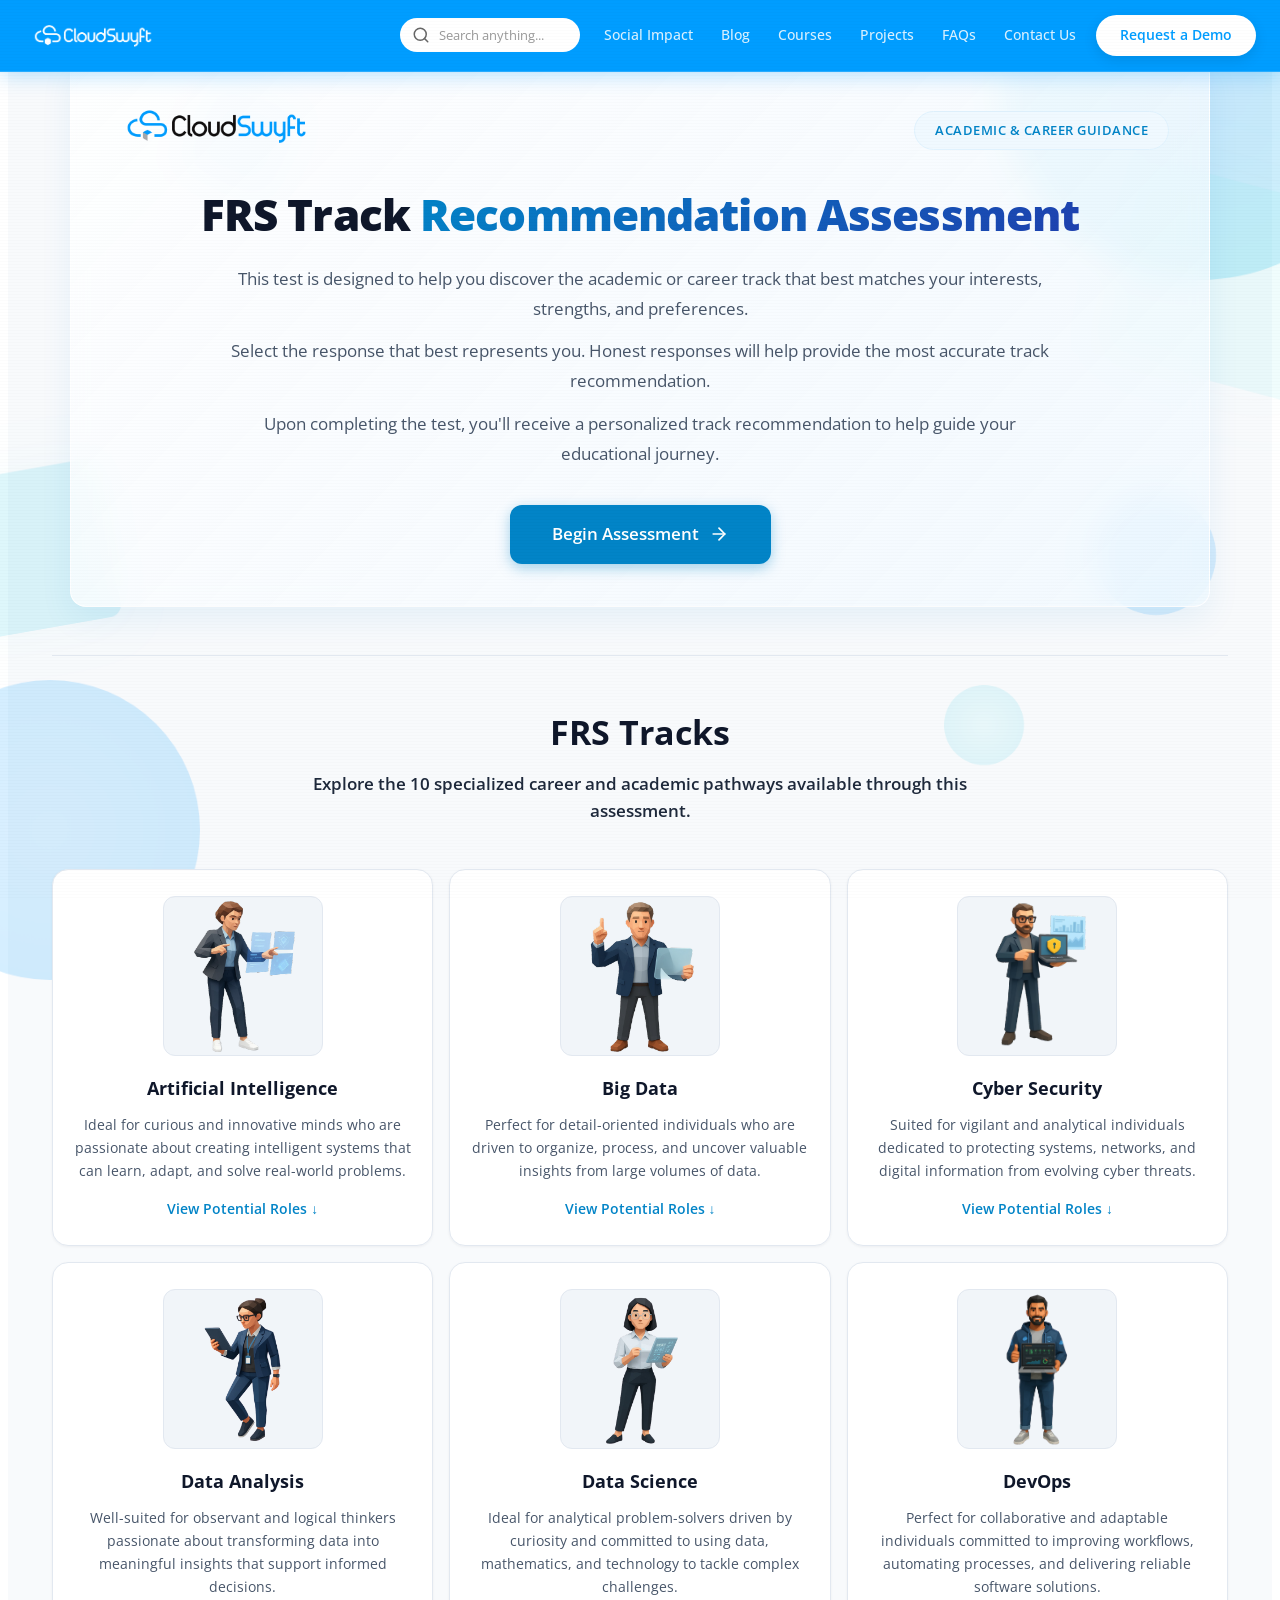
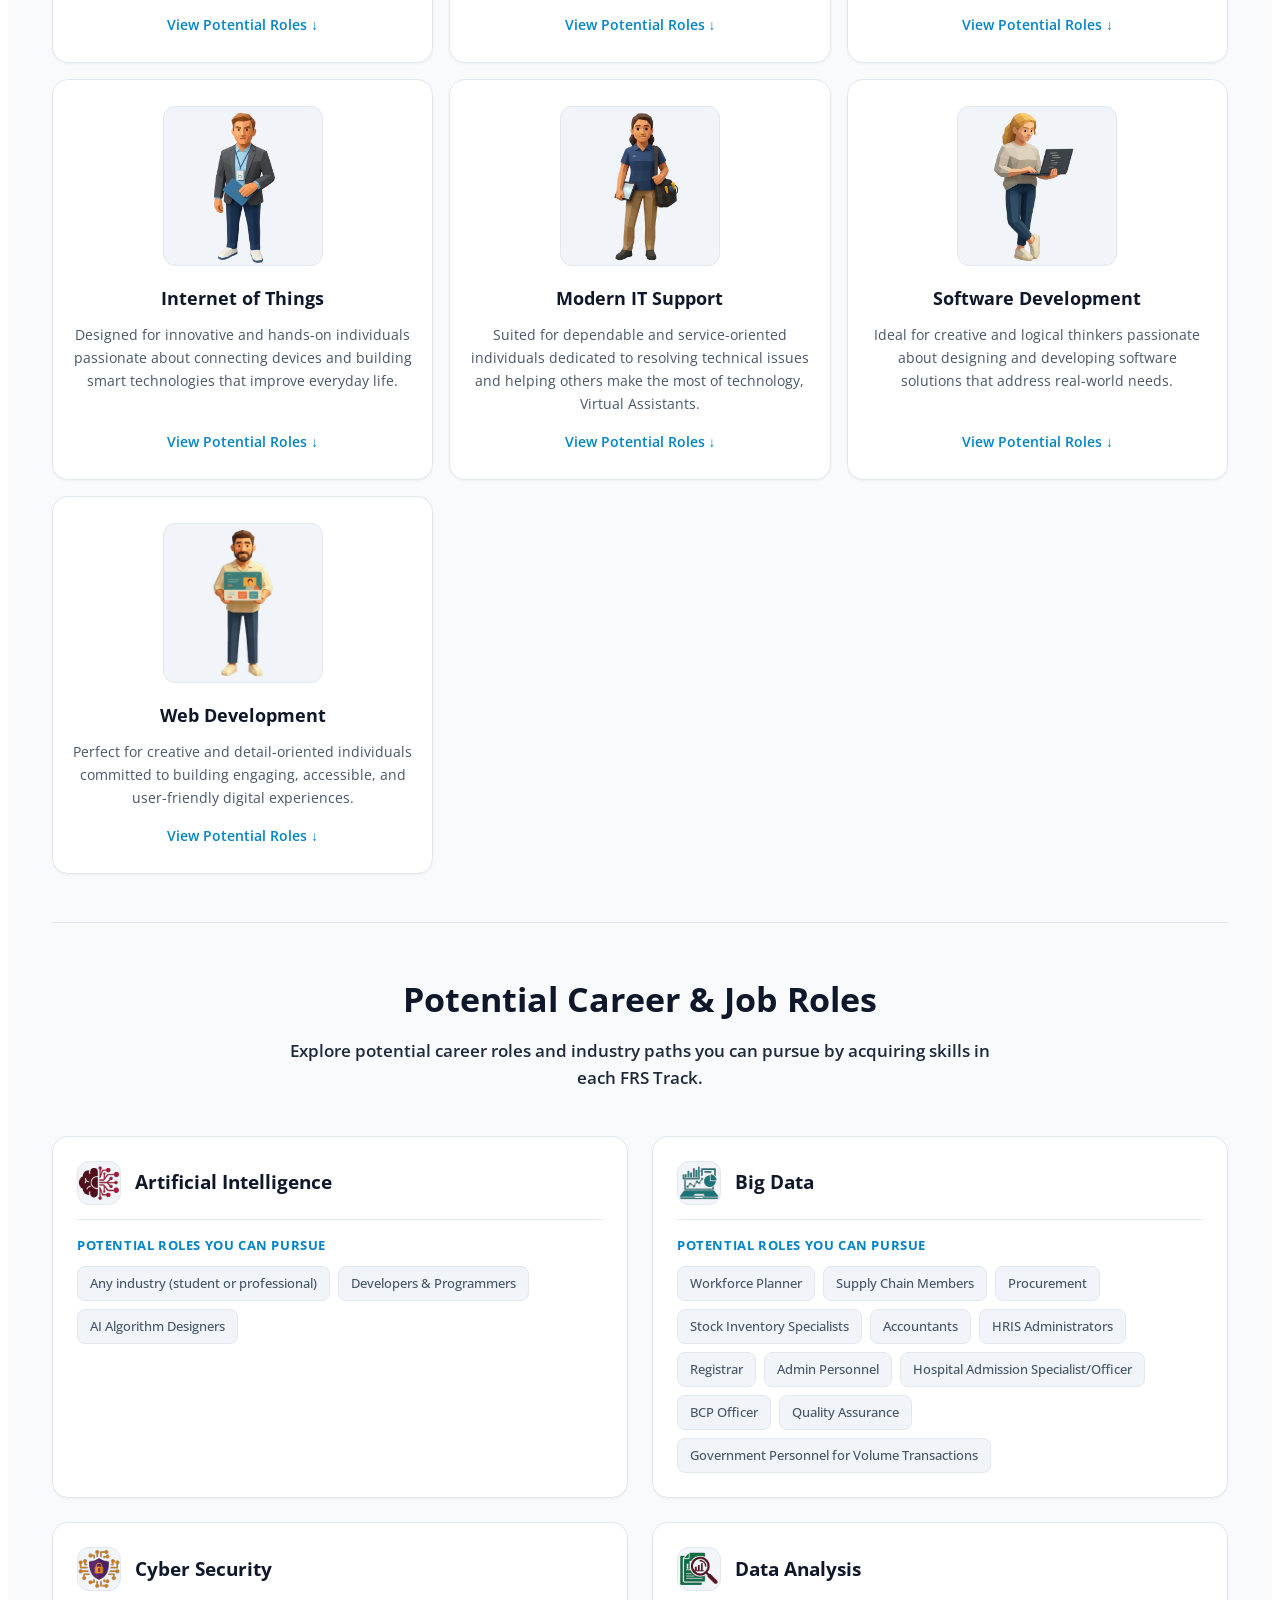
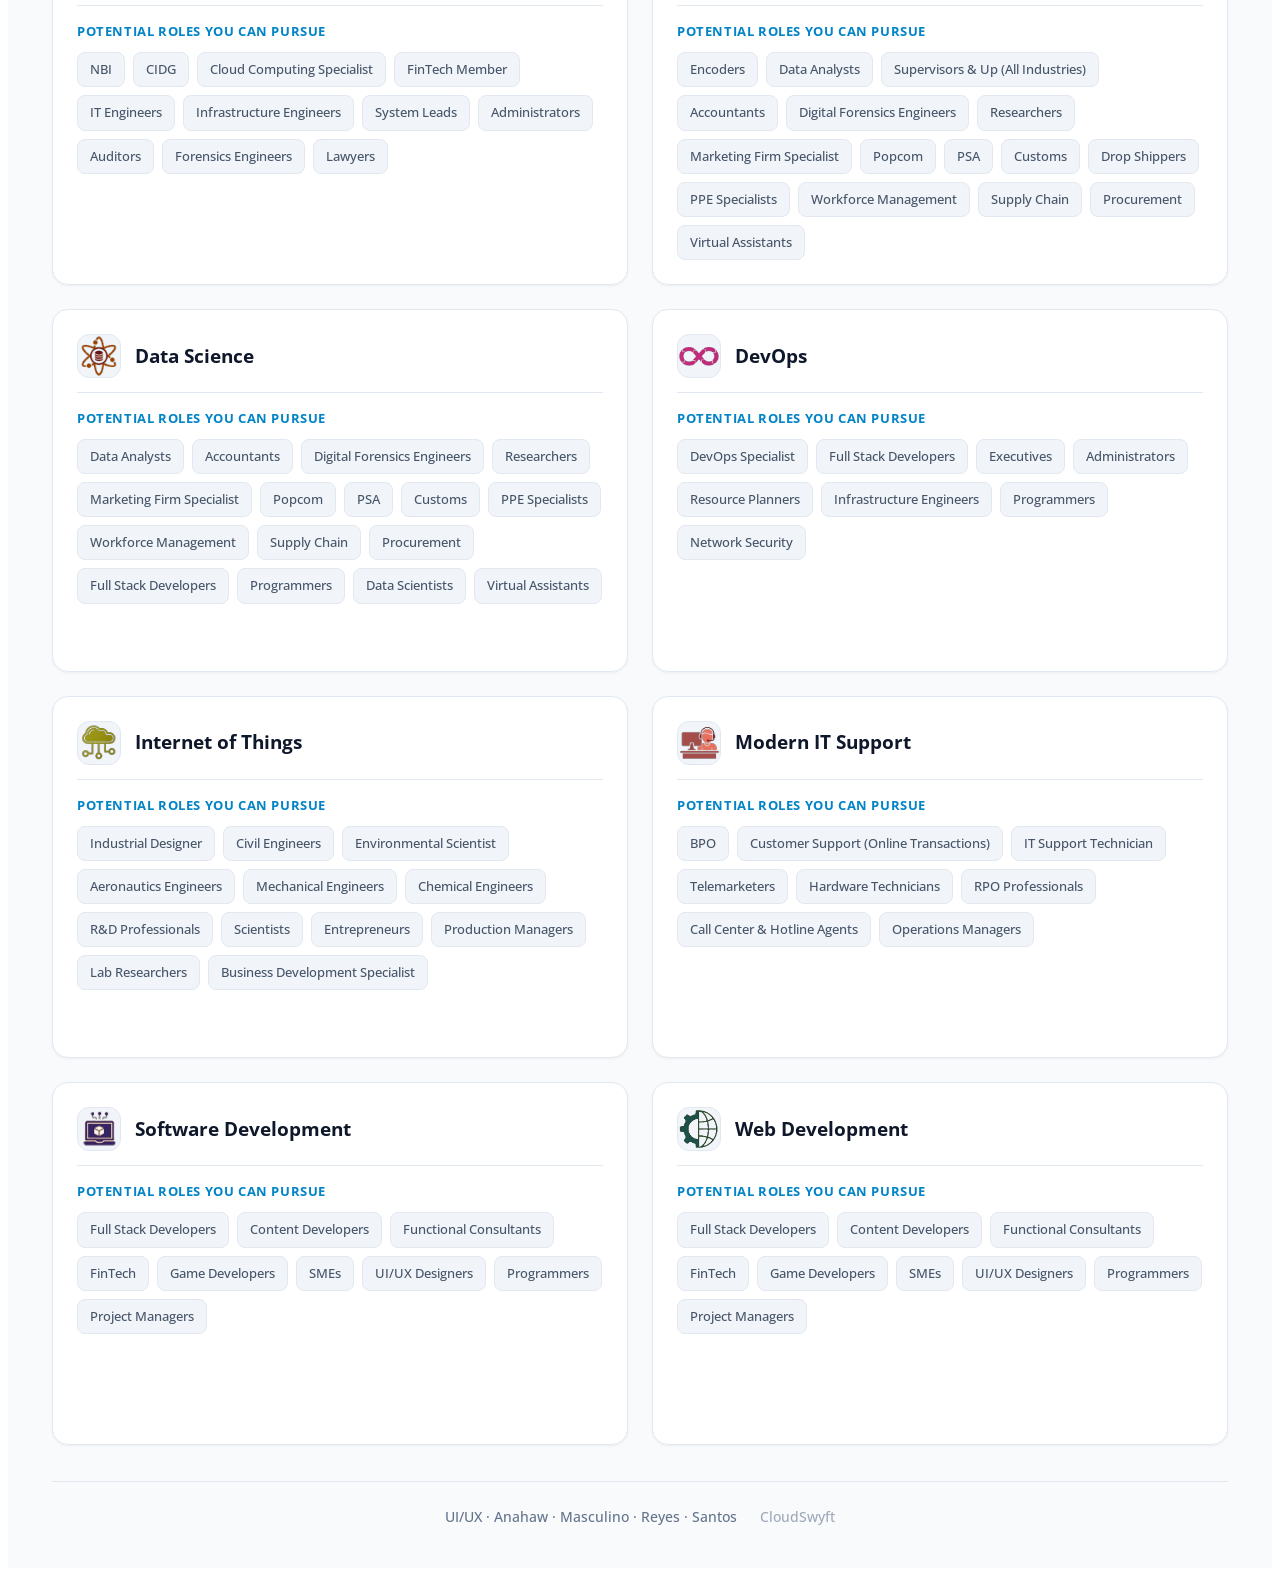
<file: index.html>
<!DOCTYPE html>
<html lang="en">
<head>
    <meta charset="UTF-8">
    <meta name="viewport" content="width=device-width, initial-scale=1.0">
    <meta http-equiv="refresh" content="0; url=FRS_PreTest_LandingPage/frs-pretest-landing.html">
    <title>Redirecting to Assessment...</title>
    <style>
        body {
            font-family: Arial, sans-serif;
            display: flex;
            justify-content: center;
            align-items: center;
            min-height: 100vh;
            margin: 0;
            background: #f0f4f8;
        }
        .container {
            text-align: center;
            padding: 40px;
            background: white;
            border-radius: 12px;
            box-shadow: 0 2px 10px rgba(0,0,0,0.1);
        }
        .loader {
            border: 4px solid #f3f3f3;
            border-top: 4px solid #0099ff;
            border-radius: 50%;
            width: 40px;
            height: 40px;
            animation: spin 1s linear infinite;
            margin: 20px auto;
        }
        @keyframes spin {
            0% { transform: rotate(0deg); }
            100% { transform: rotate(360deg); }
        }
        a {
            color: #0099ff;
            text-decoration: none;
        }
        a:hover {
            text-decoration: underline;
        }
    </style>
</head>
<body>
    <div class="container">
        <div class="loader"></div>
        <h2>Redirecting to Assessment...</h2>
        <p>If you are not redirected automatically, <a href="FRS_PreTest_LandingPage/frs-pretest-landing.html">click here</a>.</p>
    </div>
</body>
</html>
</file>
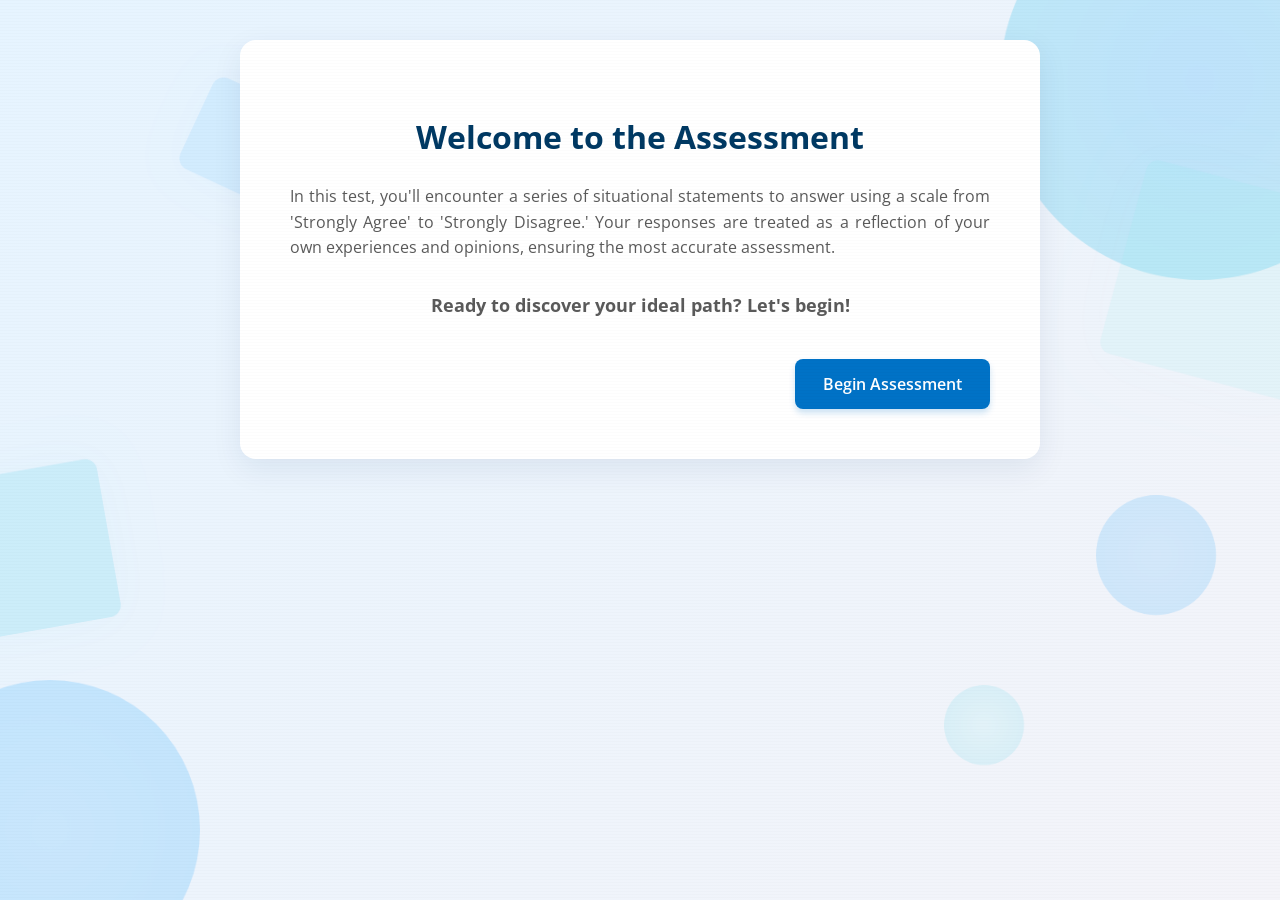
<file: assessment_page/assessment.html>
<!DOCTYPE html>
<html lang="en">

<head>
    <meta charset="UTF-8">
    <meta name="viewport" content="width=device-width, initial-scale=1.0">
    <title>Personal Assessment · Progress</title>
    <link href="https://fonts.googleapis.com/css2?family=Open+Sans:wght@400;500;600;700&display=swap" rel="stylesheet">
    
    <link rel="stylesheet" href="assessment-style.css">
</head>

<body>
    <div class="screenshot-shield" id="shield1"></div>
    <div class="screenshot-flash" id="screenshotFlash"></div>
    <div class="screenshot-black" id="screenshotBlack"></div>
    <div class="screenshot-message-overlay" id="screenshotMessage">
        <div class="msg-box">
          <div style="margin-bottom: 0.75rem;">
            <div style="font-size: 0.85rem; font-weight: 600; text-transform: uppercase; letter-spacing: 1.5px; color: #019CFE; margin-bottom: 0.4rem; text-align: center;">
              Data Privacy Notice
            </div>
            <div style="width: 60px; height: 3px; background: linear-gradient(90deg, #019CFE, #0CC0DF); margin: 0.4rem auto; border-radius: 2px;"></div>
            <p style="text-align: justify; font-weight: 500; color: #1a2634; margin-top: 0.75rem; font-size: 0.95rem;">
              As we treat your assessment data with strict confidentiality, your evaluation responses will be securely processed to generate your personalized track recommendation.
            </p>
          </div>
          <div class="icon">🔒</div>
    
          <div style="width: 100%; height: 1px; background: #e5eaf0; margin: 0.5rem 0 0.75rem 0;"></div>
    
          <div>
            <h3 style="font-size: 1.2rem; color: #1a2634; margin-bottom: 0.5rem; text-align: center;">Security Alert</h3>
            <p style="text-align: justify; color: #4f5b68; font-size: 0.95rem; line-height: 1.6;">
              Screenshots, application switching, and content copying are restricted to protect evaluation content.
            </p>
          </div>
    
          <button class="ok-button" id="dismissProtection">Acknowledge</button>
        </div>
    </div>

    <div class="assessment-landing-wrapper">
        
        <div class="bg-shape bg-shape-1"></div>
        <div class="bg-shape bg-shape-2"></div>
        <div class="bg-shape square bg-shape-3"></div>
        <div class="bg-shape square bg-shape-4"></div>
        <div class="bg-shape bg-shape-5"></div>
        <div class="bg-shape square bg-shape-6"></div>
        <div class="bg-shape bg-shape-7"></div>

        <div class="assessment-wrapper">

            <div class="unified-container">

                <div id="page-instructions" class="page active">
                    <h1>Welcome to the Assessment</h1>
                    <p style="text-align: justify;">In this test, you'll encounter a series of situational statements to answer using a scale from 'Strongly Agree' to 'Strongly Disagree.' Your responses are treated as a reflection of your own experiences and opinions, ensuring the most accurate assessment.</p>
                    <p class="ready-text">Ready to discover your ideal path? Let's begin!</p>
                    <button class="nav-btn" id="beginBtn">Begin Assessment</button>
                </div>

                <div id="page-q1" class="page">
                    <h2>Part 1 of 3: Roles and Environment</h2>
                    <div class="question-block"><p>1. I thrive in a fast-paced work environment where I am required to meet tight deadlines.</p></div>
                    <div class="question-block"><p>2. I am appreciated best for complex tasks that need drilling solutions.</p></div>
                    <div class="question-block"><p>3. I am thrilled to be part of a competitive team racing to finish project results.</p></div>
                    <div class="question-block"><p>4. I work best in a highly structured environment with clear rules and expectations.</p></div>
                    <div class="question-block"><p>5. I see myself excelling in a remote or highly independent work setup.</p></div>
                    <div class="question-block"><p>6. A busy workplace or loud crowd does not derail my attention on the project.</p></div>
                    <div class="question-block"><p>7. Collaborative projects that require constant back-and-forth communication are enticing to do.</p></div>
                    <div class="question-block"><p>8. I see apps and resources as good allies in coping deliverables within the timeline.</p></div>
                    <div class="question-block"><p>9. It boosts my creative vibe to be in a well-designed work area.</p></div>
                    <div class="question-block"><p>10. I find it conducive to work when signs, flowcharts, and visual guides help me organize my day.</p></div>
                </div>

                <div id="page-q2" class="page">
                    <h2>Part 2 of 3: Hobbies and Interests</h2>
                    <div class="question-block"><p>11. Engaging in artistic activities like designing and drawing often makes me lose track of time.</p></div>
                    <div class="question-block"><p>12. I enjoy analyzing and breaking down complex systems just to see how they work.</p></div>
                    <div class="question-block"><p>13. Even as a child, I'm in high spirits when dealing with numbers, as I enjoy deciphering logic and using formulas.</p></div>
                    <div class="question-block"><p>14. I often spend my free time discovering new things that are completely unrelated to my primary field of study or work.</p></div>
                    <div class="question-block"><p>15. I find joy in organizing events, trips, or get-togethers and share the details with my friends and family.</p></div>
                    <div class="question-block"><p>16. I love dedicating hours to building or creating something entirely from scratch.</p></div>
                    <div class="question-block"><p>17. My solitary passion for poetry allows me to bridge concepts and effectively explain my inner thoughts to others.</p></div>
                    <div class="question-block"><p>18. I regularly consume content (articles, videos, podcasts) related to the latest technology and industry trends.</p></div>
                    <div class="question-block"><p>19. I enjoy puzzles, strategy games, or activities that require deep logical thinking.</p></div>
                    <div class="question-block"><p>20. I like observing my surroundings and following maps wherever I go, whether I am camping, navigating streets, or playing games.</p></div>
                </div>

                <div id="page-q3" class="page">
                    <h2>Part 3 of 3: Personal Qualities</h2>
                    <div class="question-block"><p>21. I keep my things intact for ease of access when I or others need it.</p></div>
                    <div class="question-block"><p>22. I bounce back quickly when faced with unexpected failures or setbacks.</p></div>
                    <div class="question-block"><p>23. I am good at sharing housework or errands at work with checklists and directional signs.</p></div>
                    <div class="question-block"><p>24. Working behind the scenes allows me to make use of my time more productively.</p></div>
                    <div class="question-block"><p>25. I remain calm and collected, even during high-stress situations or emergencies.</p></div>
                    <div class="question-block"><p>26. I am naturally curious and constantly ask "why" or "how" things function the way they do.</p></div>
                    <div class="question-block"><p>27. I am able to explain complex ideas simply.</p></div>
                    <div class="question-block"><p>28. I easily adapt to sudden changes in plans without feeling overwhelmed or frustrated.</p></div>
                    <div class="question-block"><p>29. I have a high level of patience when troubleshooting difficult or tedious problems.</p></div>
                    <div class="question-block"><p>30. My way of speaking keeps my peers engaged in our conversation.</p></div>
                </div>

            </div>
        </div> 

    </div>

    <div class="progress-container" id="progressContainer">
        <div class="progress-inner-content">
            <div class="progress-header"></div>
            <div class="progress-nav-row">
                <button class="back-button" id="backButton" onclick="previousSet()">Back</button>

                <div class="progress-track-wrapper">
                    <div class="progress-track">
                        <div class="progress-fill" id="progressFill"></div>
                        <div class="track-node node-1 active" id="node1"></div>
                        <div class="track-node node-2" id="node2"></div>
                        <div class="track-node node-3" id="node3"></div>

                        <div class="character-marker" id="characterMarker">
                            <img src="walking-static.png" alt="Walking character" class="character-gif" id="walkingGif">
                        </div>
                    </div>
                    <div class="set-labels">
                        <div class="set-label active" id="label1">Set 1</div>
                        <div class="set-label" id="label2">Set 2</div>
                        <div class="set-label" id="label3">Set 3</div>
                    </div>
                </div>

                <button class="next-button" id="nextButton" onclick="nextSet()">Next Set</button>
            </div>
        </div>
    </div>

    <script src="frs-scoring-data.js"></script>
    <script src="assessment.js"></script>

</body>

</html>
</file>
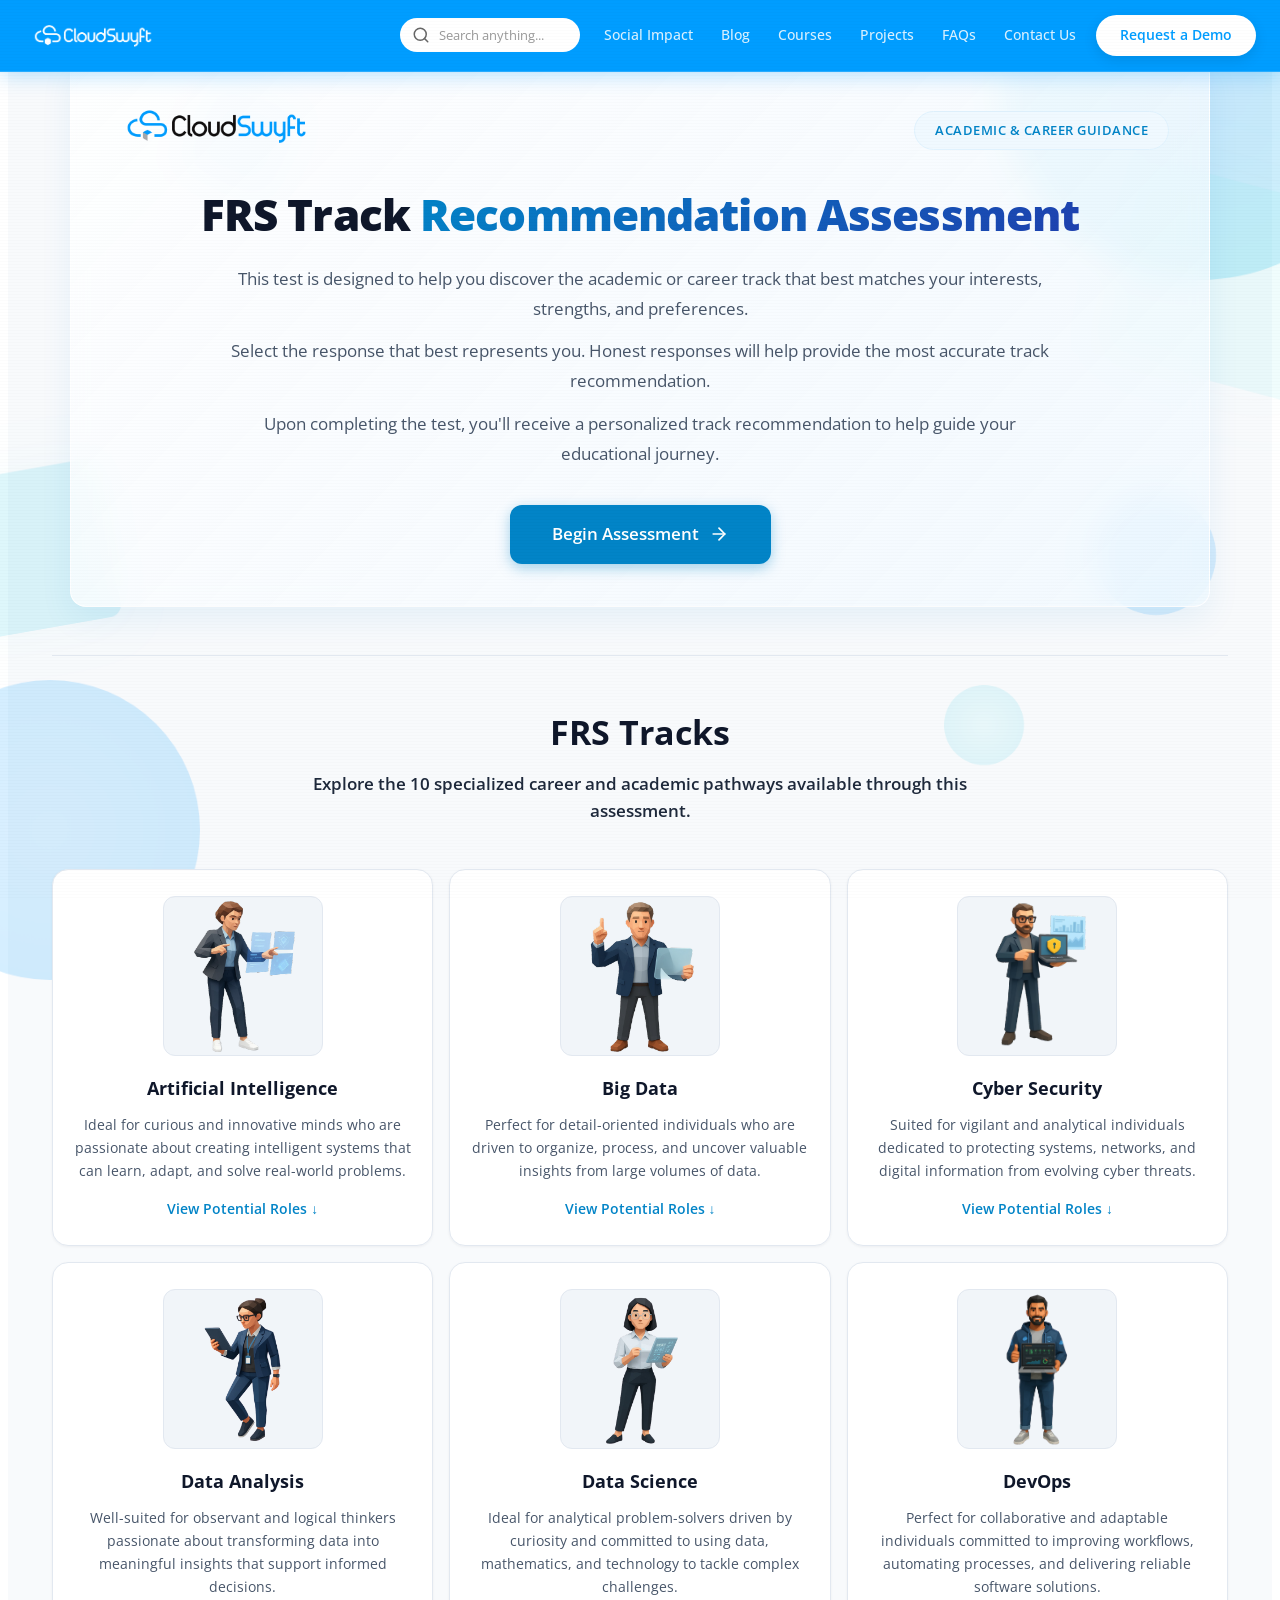
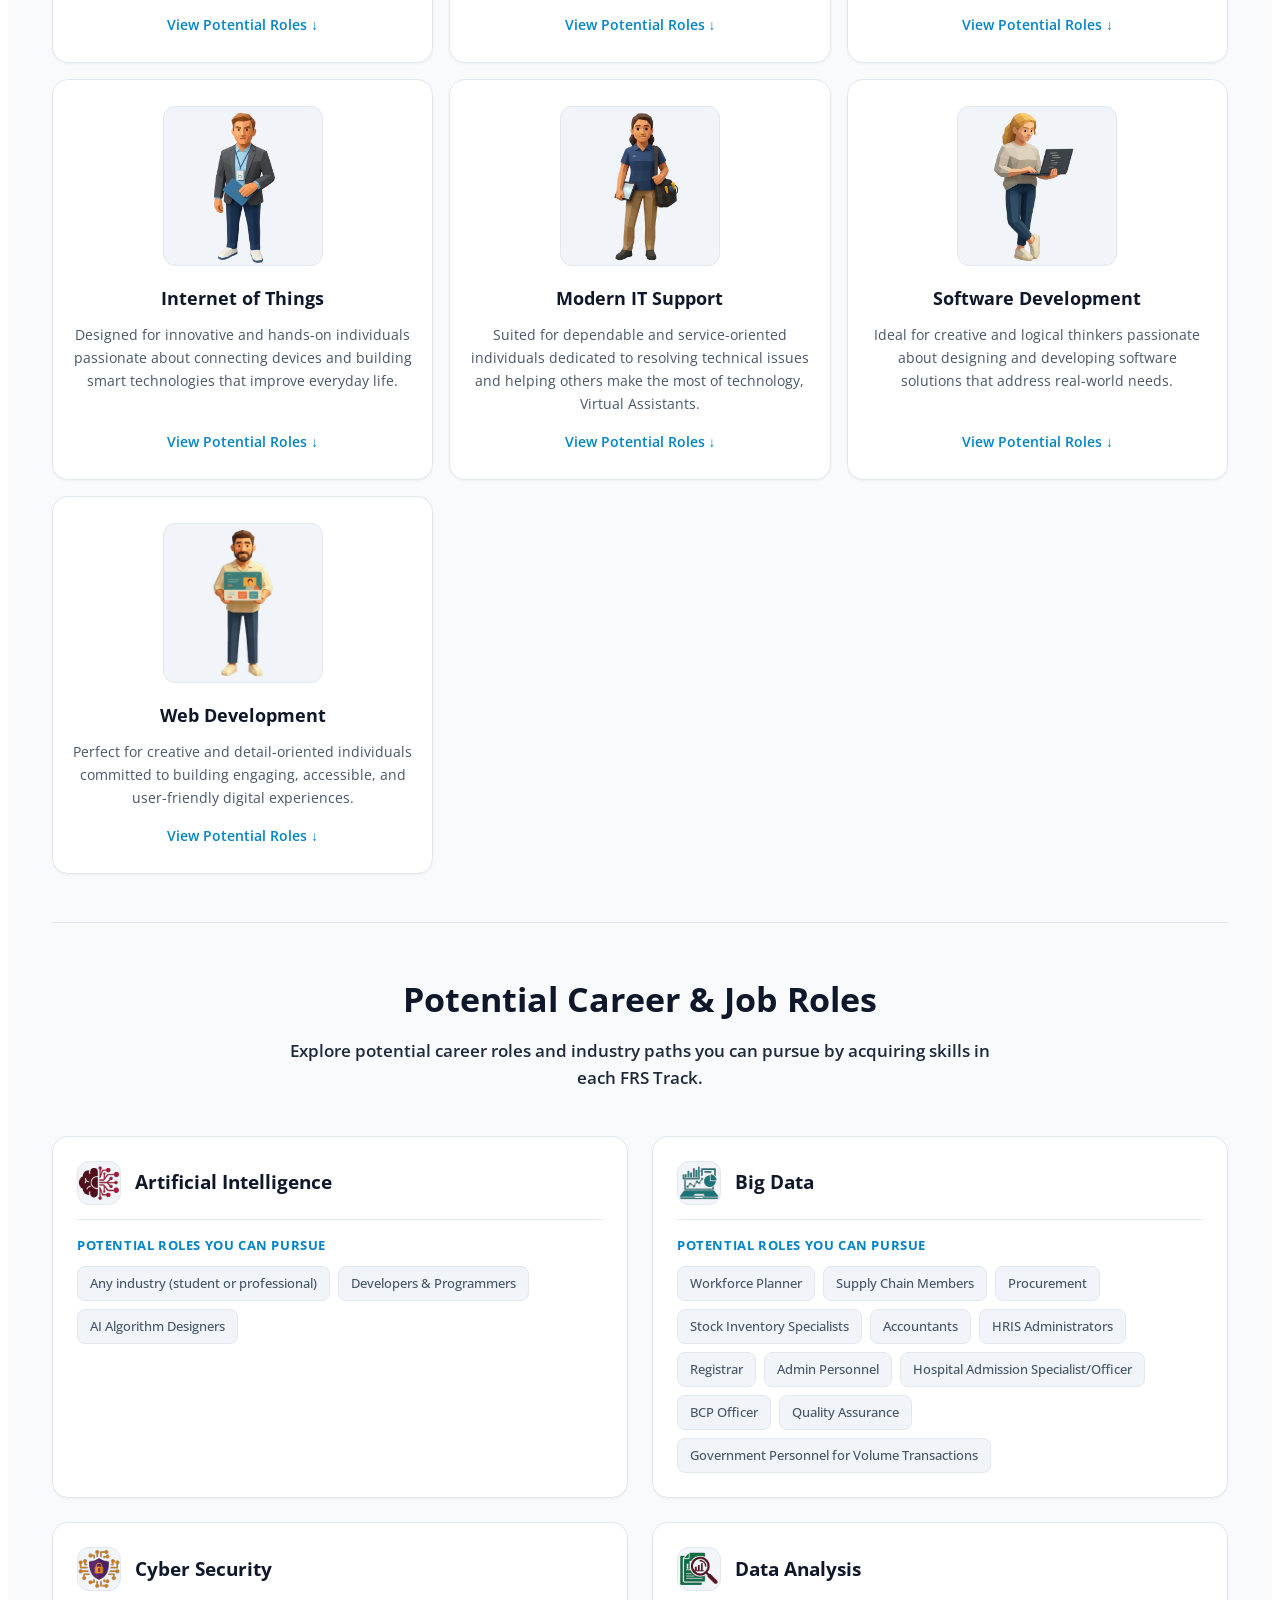
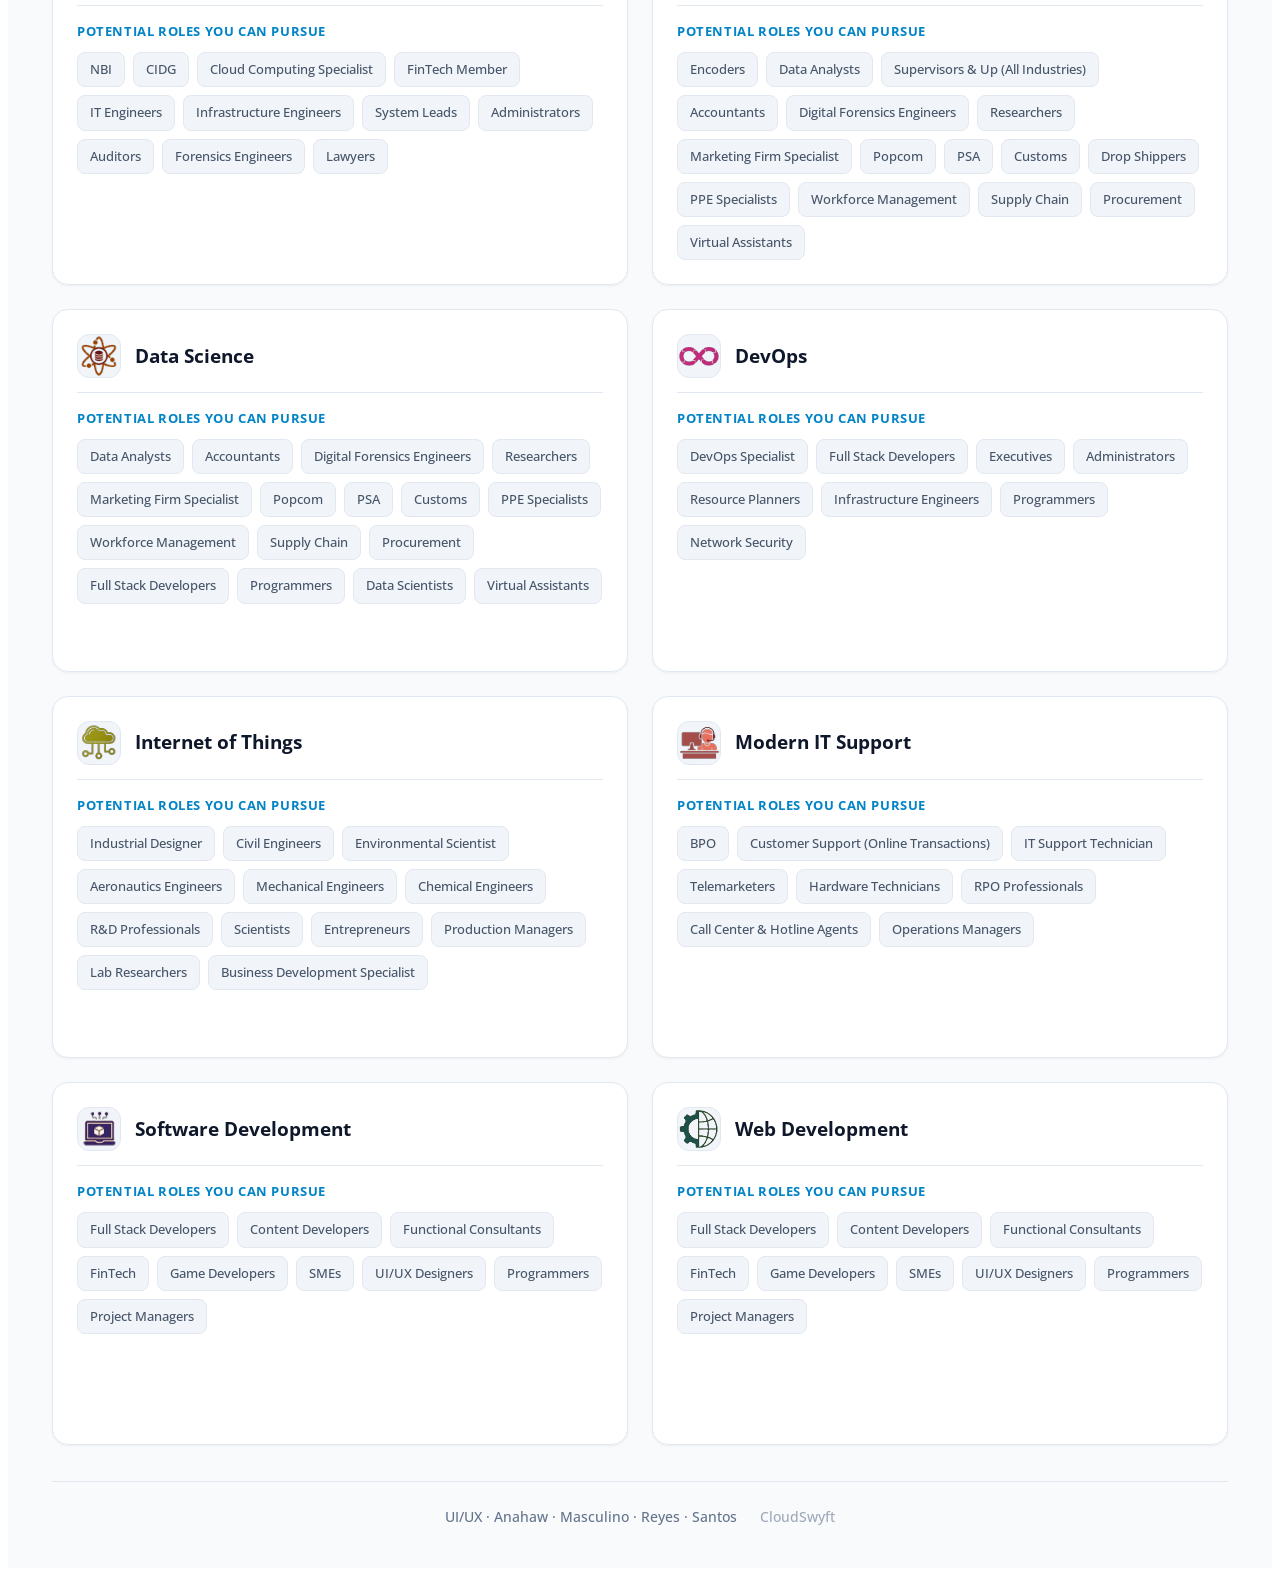
<file: FRS_PreTest_LandingPage/frs-pretest-landing.html>
<!DOCTYPE html>
<html lang="en">

<head>
  <meta charset="UTF-8">
  <meta name="viewport" content="width=device-width, initial-scale=1.0">
  <title>FRS Track Recommendation Assessment</title>

  <!-- Open Sans Typography -->
  <link rel="preconnect" href="https://fonts.googleapis.com">
  <link rel="preconnect" href="https://fonts.gstatic.com" crossorigin>
  <link href="https://fonts.googleapis.com/css2?family=Open+Sans:wght@300;400;500;600;700;800&display=swap"
    rel="stylesheet">

  <!-- Uniquely Named Stylesheet for WordPress Safety -->
  <link rel="stylesheet" href="frs-pretest-landing-styles.css">
</head>

<body>

  <!-- WordPress Scoped Container Wrapper -->
  <div class="assessment-landing-wrapper">

    <!-- ===== NAVIGATION BAR ===== -->
<nav class="frs-navbar">
  <div class="frs-navbar-inner">
    <!-- Logo -->
    <div class="frs-navbar-logo">
      <a href="https://adventurous-tower.localsite.io/">
    <img src="images/company-logo.svg" alt="CloudSwift" class="frs-nav-logo-img">
  </a>
    </div>

    <!-- Navigation Links with Search on Left of Social Impact -->
    <div class="frs-navbar-links-wrapper">
      <!-- Search Bar - First in the links row -->
      <div class="frs-nav-search">
        <svg viewBox="0 0 24 24" fill="none" stroke="currentColor" stroke-width="2" stroke-linecap="round" stroke-linejoin="round">
          <circle cx="11" cy="11" r="8"></circle>
          <line x1="21" y1="21" x2="16.65" y2="16.65"></line>
        </svg>
        <input type="text" placeholder="Search anything..." aria-label="Search">
      </div>

      <!-- Navigation Links -->
      <div class="frs-navbar-links">
        <a href="https://adventurous-tower.localsite.io/testimonials/" class="frs-nav-link">Social Impact</a>
        <a href="https://adventurous-tower.localsite.io/news-and-social-updates/" class="frs-nav-link">Blog</a>
        <a href="https://adventurous-tower.localsite.io/courses/" class="frs-nav-link">Courses</a>
        <a href="https://adventurous-tower.localsite.io/dashboard/" class="frs-nav-link">Projects</a>
        <a href="https://adventurous-tower.localsite.io/frequently-asked-questions/" class="frs-nav-link">FAQs</a>
        <a href="https://adventurous-tower.localsite.io/contact-form/" class="frs-nav-link">Contact Us</a>
      </div>

      <!-- Request a Demo Button -->
      <div class="frs-navbar-actions">
        <a href="https://adventurous-tower.localsite.io/request-a-demo/" class="frs-nav-demo-btn">Request a Demo</a>
        <!-- Hamburger Menu for Mobile -->
        <button class="frs-nav-hamburger" id="frsNavHamburger" aria-label="Toggle navigation">
          <span></span>
          <span></span>
          <span></span>
        </button>
      </div>
    </div>
  </div>
</nav>

    <!-- SCREENSHOT & CONTENT PROTECTION OVERLAYS -->
    <div class="screenshot-shield" id="shield1"></div>
    <div class="screenshot-flash" id="screenshotFlash"></div>
    <div class="screenshot-black" id="screenshotBlack"></div>
    <div class="screenshot-message-overlay" id="screenshotMessage">
      <div class="msg-box">
        <!-- Header -->
        <div style="font-size: 0.85rem; font-weight: 700; text-transform: uppercase; letter-spacing: 1.5px; color: #019CFE; margin-bottom: 0.4rem; text-align: center;">
          Data Privacy Notice
        </div>
        
        <!-- Accent Line -->
        <div style="width: 60px; height: 3px; background: linear-gradient(90deg, #019CFE, #0CC0DF); margin: 0.4rem auto 1.25rem; border-radius: 2px;"></div>
        
        <!-- Privacy Text -->
        <p style="text-align: justify; font-weight: 500; color: #1a2634; font-size: 0.95rem; line-height: 1.6; margin-bottom: 1.25rem;">
          As we treat your assessment data with confidentiality, your evaluation responses will be securely processed to generate your personalized track recommendation.
        </p>

        <!-- Padlock Emoji -->
        <div style="font-size: 3rem; text-align: center; margin: 0.75rem 0;">🔒</div>

        <!-- Divider Line -->
        <div style="width: 100%; height: 1px; background: #e5eaf0; margin: 1.25rem 0;"></div>

        <!-- Security Alert Title & Text -->
        <div style="margin-bottom: 1.75rem;">
          <h3 style="font-size: 1.25rem; font-weight: 700; color: #1a2634; margin-bottom: 0.5rem; text-align: center;">Security Alert</h3>
          <p style="text-align: center; color: #4f5b68; font-size: 0.925rem; line-height: 1.6;">
            Screenshots, application switching, and content copying are restricted to protect evaluation content.
          </p>
        </div>

        <!-- Pill-Shaped Acknowledge Button -->
        <div style="text-align: center;">
          <button id="dismissProtection" style="background: #019CFE; color: #ffffff; font-weight: 700; font-size: 0.95rem; padding: 12px 48px; border-radius: 9999px; border: none; cursor: pointer; box-shadow: 0 4px 14px rgba(1, 156, 254, 0.35); transition: all 0.2s ease;">
            Acknowledge
          </button>
        </div>
      </div>
    </div>

    <!-- DYNAMIC FLOATING BACKGROUND SHAPES -->
    <div class="bg-shape bg-shape-1"></div>
    <div class="bg-shape bg-shape-2"></div>
    <div class="bg-shape square bg-shape-3"></div>
    <div class="bg-shape square bg-shape-4"></div>
    <div class="bg-shape bg-shape-5"></div>
    <div class="bg-shape square bg-shape-6"></div>
    <div class="bg-shape bg-shape-7"></div>

    <div class="pa-container">

      <!-- Hero Section - Upper Left Logo, Upper Right Badge, Centered Title -->
      <section class="pa-hero-section pa-hero-combined">
        
        <!-- HERO TOP BAR: Upper-Left Logo & Upper-Right Badge -->
        <div class="pa-hero-top-bar">
          <div class="pa-hero-logo-wrapper">
            <img src="images/company-logo.svg" alt="Company Logo" class="pa-hero-logo" id="hero-logo-img">
          </div>
          <span class="pa-badge">Academic & Career Guidance</span>
        </div>

        <!-- Multi-Tone Title: Dark Charcoal + Blue Gradient -->
        <h1 class="pa-hero-title">
          <span class="pa-title-dark">FRS Track</span>
          <span class="pa-title-blue-gradient">Recommendation Assessment</span>
        </h1>

        <!-- Short Description -->
        <div class="pa-hero-description">
          <p>This test is designed to help you discover the academic or career track that best matches your interests,
            strengths, and preferences.</p>
          <p>Select the response that best represents you. Honest responses will help provide the most accurate track
            recommendation.</p>
          <p>Upon completing the test, you'll receive a personalized track recommendation to help guide your educational
            journey.</p>
        </div>

        <!-- Begin Assessment Button -->
        <a href="../assessment_page/assessment.html" class="pa-btn-primary" id="start-assessment-btn">
          <span>Begin Assessment</span>
          <svg viewBox="0 0 24 24" fill="none" stroke="currentColor" stroke-width="2" stroke-linecap="round"
            stroke-linejoin="round">
            <line x1="5" y1="12" x2="19" y2="12"></line>
            <polyline points="12 5 19 12 12 19"></polyline>
          </svg>
        </a>
      </section>

      <div class="pa-section-divider"></div>

      <!-- FRS Tracks Overview Section -->
      <section class="pa-tracks-section">
        <div class="pa-section-header">
          <h2 class="pa-section-title">FRS Tracks</h2>
          <p class="pa-section-subtitle">Explore the 10 specialized career and academic pathways available through this
            assessment.</p>
        </div>

        <!-- Collection Grid (5 Cards per row desktop layout) -->
        <div class="pa-tracks-grid">

          <!-- Track 1: Artificial Intelligence -->
          <div class="pa-track-card">
            <div class="pa-track-img-wrapper">
              <img src="images/track-1-character.svg?v=2" alt="Artificial Intelligence" id="track-1-img">
            </div>
            <h3 class="pa-track-name">Artificial Intelligence</h3>
            <p class="pa-track-description">Ideal for curious and innovative minds who are passionate about creating
              intelligent systems that can learn, adapt, and solve real-world problems.</p>
            <a href="#roles-ai" class="pa-roles-link">View Potential Roles ↓</a>
          </div>

          <!-- Track 2: Big Data -->
          <div class="pa-track-card">
            <div class="pa-track-img-wrapper">
              <img src="images/track-2-character.svg?v=2" alt="Big Data" id="track-2-img">
            </div>
            <h3 class="pa-track-name">Big Data</h3>
            <p class="pa-track-description">Perfect for detail-oriented individuals who are driven to organize, process,
              and uncover valuable insights from large volumes of data.</p>
            <a href="#roles-bigdata" class="pa-roles-link">View Potential Roles ↓</a>
          </div>

          <!-- Track 3: Cyber Security -->
          <div class="pa-track-card">
            <div class="pa-track-img-wrapper">
              <img src="images/track-3-character.svg?v=2" alt="Cyber Security" id="track-3-img">
            </div>
            <h3 class="pa-track-name">Cyber Security</h3>
            <p class="pa-track-description">Suited for vigilant and analytical individuals dedicated to protecting
              systems, networks, and digital information from evolving cyber threats.</p>
            <a href="#roles-cybersecurity" class="pa-roles-link">View Potential Roles ↓</a>
          </div>

          <!-- Track 4: Data Analysis -->
          <div class="pa-track-card">
            <div class="pa-track-img-wrapper">
              <img src="images/track-4-character.svg?v=2" alt="Data Analysis" id="track-4-img">
            </div>
            <h3 class="pa-track-name">Data Analysis</h3>
            <p class="pa-track-description">Well-suited for observant and logical thinkers passionate about transforming
              data into meaningful insights that support informed decisions.</p>
            <a href="#roles-dataanalysis" class="pa-roles-link">View Potential Roles ↓</a>
          </div>

          <!-- Track 5: Data Science -->
          <div class="pa-track-card">
            <div class="pa-track-img-wrapper">
              <img src="images/track-5-character.svg?v=2" alt="Data Science" id="track-5-img">
            </div>
            <h3 class="pa-track-name">Data Science</h3>
            <p class="pa-track-description">Ideal for analytical problem-solvers driven by curiosity and committed to
              using data, mathematics, and technology to tackle complex challenges.</p>
            <a href="#roles-datascience" class="pa-roles-link">View Potential Roles ↓</a>
          </div>

          <!-- Track 6: DevOps -->
          <div class="pa-track-card">
            <div class="pa-track-img-wrapper">
              <img src="images/track-6-character.svg?v=2" alt="DevOps" id="track-6-img">
            </div>
            <h3 class="pa-track-name">DevOps</h3>
            <p class="pa-track-description">Perfect for collaborative and adaptable individuals committed to improving
              workflows, automating processes, and delivering reliable software solutions.</p>
            <a href="#roles-devops" class="pa-roles-link">View Potential Roles ↓</a>
          </div>

          <!-- Track 7: Internet of Things -->
          <div class="pa-track-card">
            <div class="pa-track-img-wrapper">
              <img src="images/track-7-character.svg?v=2" alt="Internet of Things" id="track-7-img">
            </div>
            <h3 class="pa-track-name">Internet of Things</h3>
            <p class="pa-track-description">Designed for innovative and hands-on individuals passionate about connecting
              devices and building smart technologies that improve everyday life.</p>
            <a href="#roles-iot" class="pa-roles-link">View Potential Roles ↓</a>
          </div>

          <!-- Track 8: Modern IT Support -->
          <div class="pa-track-card">
            <div class="pa-track-img-wrapper">
              <img src="images/track-8-character.svg?v=2" alt="Modern IT Support" id="track-8-img">
            </div>
            <h3 class="pa-track-name">Modern IT Support</h3>
            <p class="pa-track-description">Suited for dependable and service-oriented individuals dedicated to
              resolving technical issues and helping others make the most of technology, Virtual Assistants.</p>
            <a href="#roles-itsupport" class="pa-roles-link">View Potential Roles ↓</a>
          </div>

          <!-- Track 9: Software Development -->
          <div class="pa-track-card">
            <div class="pa-track-img-wrapper">
              <img src="images/track-9-character.svg?v=2" alt="Software Development" id="track-9-img">
            </div>
            <h3 class="pa-track-name">Software Development</h3>
            <p class="pa-track-description">Ideal for creative and logical thinkers passionate about designing and
              developing software solutions that address real-world needs.</p>
            <a href="#roles-software" class="pa-roles-link">View Potential Roles ↓</a>
          </div>

          <!-- Track 10: Web Development -->
          <div class="pa-track-card">
            <div class="pa-track-img-wrapper">
              <img src="images/track-10-character.svg?v=2" alt="Web Development" id="track-10-img">
            </div>
            <h3 class="pa-track-name">Web Development</h3>
            <p class="pa-track-description">Perfect for creative and detail-oriented individuals committed to building
              engaging, accessible, and user-friendly digital experiences.</p>
            <a href="#roles-web" class="pa-roles-link">View Potential Roles ↓</a>
          </div>

        </div>
      </section>

      <div class="pa-section-divider"></div>

      <!-- Potential Job Roles Section -->
      <section class="pa-roles-section" id="target-audience-roles">
        <div class="pa-section-header">
          <h2 class="pa-section-title">Potential Career & Job Roles</h2>
          <p class="pa-section-subtitle">Explore potential career roles and industry paths you can pursue by acquiring
            skills in each FRS Track.</p>
        </div>

        <div class="pa-roles-grid">

          <!-- Card 1: Artificial Intelligence -->
          <div class="pa-role-card" id="roles-ai">
            <div class="pa-role-header">
              <img src="images/track-1-icon.svg?v=2" alt="[Artificial Intelligence Icon Placeholder]"
                class="pa-role-icon-img" id="track-1-icon">
              <h3 class="pa-role-track-title">Artificial Intelligence</h3>
            </div>
            <div class="pa-role-group-label">Potential Roles You Can Pursue</div>
            <div class="pa-tags-container">
              <span class="pa-role-pill">Any industry (student or professional)</span>
              <span class="pa-role-pill">Developers & Programmers</span>
              <span class="pa-role-pill">AI Algorithm Designers</span>
            </div>
          </div>

          <!-- Card 2: Big Data -->
          <div class="pa-role-card" id="roles-bigdata">
            <div class="pa-role-header">
              <img src="images/track-2-icon.svg?v=2" alt="[Big Data Icon Placeholder]" class="pa-role-icon-img"
                id="track-2-icon">
              <h3 class="pa-role-track-title">Big Data</h3>
            </div>
            <div class="pa-role-group-label">Potential Roles You Can Pursue</div>
            <div class="pa-tags-container">
              <span class="pa-role-pill">Workforce Planner</span>
              <span class="pa-role-pill">Supply Chain Members</span>
              <span class="pa-role-pill">Procurement</span>
              <span class="pa-role-pill">Stock Inventory Specialists</span>
              <span class="pa-role-pill">Accountants</span>
              <span class="pa-role-pill">HRIS Administrators</span>
              <span class="pa-role-pill">Registrar</span>
              <span class="pa-role-pill">Admin Personnel</span>
              <span class="pa-role-pill">Hospital Admission Specialist/Officer</span>
              <span class="pa-role-pill">BCP Officer</span>
              <span class="pa-role-pill">Quality Assurance</span>
              <span class="pa-role-pill">Government Personnel for Volume Transactions</span>
            </div>
          </div>

          <!-- Card 3: Cyber Security -->
          <div class="pa-role-card" id="roles-cybersecurity">
            <div class="pa-role-header">
              <img src="images/track-3-icon.svg?v=2" alt="[Cyber Security Icon Placeholder]" class="pa-role-icon-img"
                id="track-3-icon">
              <h3 class="pa-role-track-title">Cyber Security</h3>
            </div>
            <div class="pa-role-group-label">Potential Roles You Can Pursue</div>
            <div class="pa-tags-container">
              <span class="pa-role-pill">NBI</span>
              <span class="pa-role-pill">CIDG</span>
              <span class="pa-role-pill">Cloud Computing Specialist</span>
              <span class="pa-role-pill">FinTech Member</span>
              <span class="pa-role-pill">IT Engineers</span>
              <span class="pa-role-pill">Infrastructure Engineers</span>
              <span class="pa-role-pill">System Leads</span>
              <span class="pa-role-pill">Administrators</span>
              <span class="pa-role-pill">Auditors</span>
              <span class="pa-role-pill">Forensics Engineers</span>
              <span class="pa-role-pill">Lawyers</span>
            </div>
          </div>

          <!-- Card 4: Data Analysis -->
          <div class="pa-role-card" id="roles-dataanalysis">
            <div class="pa-role-header">
              <img src="images/track-4-icon.svg?v=2" alt="[Data Analysis Icon Placeholder]" class="pa-role-icon-img"
                id="track-4-icon">
              <h3 class="pa-role-track-title">Data Analysis</h3>
            </div>
            <div class="pa-role-group-label">Potential Roles You Can Pursue</div>
            <div class="pa-tags-container">
              <span class="pa-role-pill">Encoders</span>
              <span class="pa-role-pill">Data Analysts</span>
              <span class="pa-role-pill">Supervisors & Up (All Industries)</span>
              <span class="pa-role-pill">Accountants</span>
              <span class="pa-role-pill">Digital Forensics Engineers</span>
              <span class="pa-role-pill">Researchers</span>
              <span class="pa-role-pill">Marketing Firm Specialist</span>
              <span class="pa-role-pill">Popcom</span>
              <span class="pa-role-pill">PSA</span>
              <span class="pa-role-pill">Customs</span>
              <span class="pa-role-pill">Drop Shippers</span>
              <span class="pa-role-pill">PPE Specialists</span>
              <span class="pa-role-pill">Workforce Management</span>
              <span class="pa-role-pill">Supply Chain</span>
              <span class="pa-role-pill">Procurement</span>
              <span class="pa-role-pill">Virtual Assistants</span>
            </div>
          </div>

          <!-- Card 5: Data Science -->
          <div class="pa-role-card" id="roles-datascience">
            <div class="pa-role-header">
              <img src="images/track-5-icon.svg?v=2" alt="[Data Science Icon Placeholder]" class="pa-role-icon-img"
                id="track-5-icon">
              <h3 class="pa-role-track-title">Data Science</h3>
            </div>
            <div class="pa-role-group-label">Potential Roles You Can Pursue</div>
            <div class="pa-tags-container">
              <span class="pa-role-pill">Data Analysts</span>
              <span class="pa-role-pill">Accountants</span>
              <span class="pa-role-pill">Digital Forensics Engineers</span>
              <span class="pa-role-pill">Researchers</span>
              <span class="pa-role-pill">Marketing Firm Specialist</span>
              <span class="pa-role-pill">Popcom</span>
              <span class="pa-role-pill">PSA</span>
              <span class="pa-role-pill">Customs</span>
              <span class="pa-role-pill">PPE Specialists</span>
              <span class="pa-role-pill">Workforce Management</span>
              <span class="pa-role-pill">Supply Chain</span>
              <span class="pa-role-pill">Procurement</span>
              <span class="pa-role-pill">Full Stack Developers</span>
              <span class="pa-role-pill">Programmers</span>
              <span class="pa-role-pill">Data Scientists</span>
              <span class="pa-role-pill">Virtual Assistants</span>
            </div>
          </div>

          <!-- Card 6: DevOps -->
          <div class="pa-role-card" id="roles-devops">
            <div class="pa-role-header">
              <img src="images/track-6-icon.svg?v=2" alt="[DevOps Icon Placeholder]" class="pa-role-icon-img"
                id="track-6-icon">
              <h3 class="pa-role-track-title">DevOps</h3>
            </div>
            <div class="pa-role-group-label">Potential Roles You Can Pursue</div>
            <div class="pa-tags-container">
              <span class="pa-role-pill">DevOps Specialist</span>
              <span class="pa-role-pill">Full Stack Developers</span>
              <span class="pa-role-pill">Executives</span>
              <span class="pa-role-pill">Administrators</span>
              <span class="pa-role-pill">Resource Planners</span>
              <span class="pa-role-pill">Infrastructure Engineers</span>
              <span class="pa-role-pill">Programmers</span>
              <span class="pa-role-pill">Network Security</span>
            </div>
          </div>

          <!-- Card 7: Internet of Things -->
          <div class="pa-role-card" id="roles-iot">
            <div class="pa-role-header">
              <img src="images/track-7-icon.svg?v=2" alt="[Internet of Things Icon Placeholder]"
                class="pa-role-icon-img" id="track-7-icon">
              <h3 class="pa-role-track-title">Internet of Things</h3>
            </div>
            <div class="pa-role-group-label">Potential Roles You Can Pursue</div>
            <div class="pa-tags-container">
              <span class="pa-role-pill">Industrial Designer</span>
              <span class="pa-role-pill">Civil Engineers</span>
              <span class="pa-role-pill">Environmental Scientist</span>
              <span class="pa-role-pill">Aeronautics Engineers</span>
              <span class="pa-role-pill">Mechanical Engineers</span>
              <span class="pa-role-pill">Chemical Engineers</span>
              <span class="pa-role-pill">R&D Professionals</span>
              <span class="pa-role-pill">Scientists</span>
              <span class="pa-role-pill">Entrepreneurs</span>
              <span class="pa-role-pill">Production Managers</span>
              <span class="pa-role-pill">Lab Researchers</span>
              <span class="pa-role-pill">Business Development Specialist</span>
            </div>
          </div>

          <!-- Card 8: Modern IT Support -->
          <div class="pa-role-card" id="roles-itsupport">
            <div class="pa-role-header">
              <img src="images/track-8-icon.svg?v=2" alt="[Modern IT Support Icon Placeholder]" class="pa-role-icon-img"
                id="track-8-icon">
              <h3 class="pa-role-track-title">Modern IT Support</h3>
            </div>
            <div class="pa-role-group-label">Potential Roles You Can Pursue</div>
            <div class="pa-tags-container">
              <span class="pa-role-pill">BPO</span>
              <span class="pa-role-pill">Customer Support (Online Transactions)</span>
              <span class="pa-role-pill">IT Support Technician</span>
              <span class="pa-role-pill">Telemarketers</span>
              <span class="pa-role-pill">Hardware Technicians</span>
              <span class="pa-role-pill">RPO Professionals</span>
              <span class="pa-role-pill">Call Center & Hotline Agents</span>
              <span class="pa-role-pill">Operations Managers</span>
            </div>
          </div>

          <!-- Card 9: Software Development -->
          <div class="pa-role-card" id="roles-software">
            <div class="pa-role-header">
              <img src="images/track-9-icon.svg?v=2" alt="[Software Development Icon Placeholder]"
                class="pa-role-icon-img" id="track-9-icon">
              <h3 class="pa-role-track-title">Software Development</h3>
            </div>
            <div class="pa-role-group-label">Potential Roles You Can Pursue</div>
            <div class="pa-tags-container">
              <span class="pa-role-pill">Full Stack Developers</span>
              <span class="pa-role-pill">Content Developers</span>
              <span class="pa-role-pill">Functional Consultants</span>
              <span class="pa-role-pill">FinTech</span>
              <span class="pa-role-pill">Game Developers</span>
              <span class="pa-role-pill">SMEs</span>
              <span class="pa-role-pill">UI/UX Designers</span>
              <span class="pa-role-pill">Programmers</span>
              <span class="pa-role-pill">Project Managers</span>
            </div>
          </div>

          <!-- Track 10: Web Development -->
          <div class="pa-role-card" id="roles-web">
            <div class="pa-role-header">
              <img src="images/track-10-icon.svg?v=2" alt="[Web Development Icon Placeholder]" class="pa-role-icon-img"
                id="track-10-icon">
              <h3 class="pa-role-track-title">Web Development</h3>
            </div>
            <div class="pa-role-group-label">Potential Roles You Can Pursue</div>
            <div class="pa-tags-container">
              <span class="pa-role-pill">Full Stack Developers</span>
              <span class="pa-role-pill">Content Developers</span>
              <span class="pa-role-pill">Functional Consultants</span>
              <span class="pa-role-pill">FinTech</span>
              <span class="pa-role-pill">Game Developers</span>
              <span class="pa-role-pill">SMEs</span>
              <span class="pa-role-pill">UI/UX Designers</span>
              <span class="pa-role-pill">Programmers</span>
              <span class="pa-role-pill">Project Managers</span>
            </div>
          </div>

        </div>
      </section>

      <!-- ===== FOOTER METADATA ===== -->
      <div class="footer-meta">
        <span>UI/UX · Anahaw · Masculino · Reyes · Santos</span>
        <span style="display:inline-block; margin-left:1.2rem; opacity:0.6;">CloudSwyft</span>
      </div>

    </div>
  </div>

  <!-- Central Track & Asset Registry Data -->
  <script src="frs-pretest-tracks-data.js"></script>
  <!-- Page Logic & Security System -->
  <script src="frs-pretest-landing-script.js"></script>

  <script>
    // ===== MOBILE NAVIGATION TOGGLE =====
    document.addEventListener('DOMContentLoaded', function() {
      const hamburger = document.getElementById('frsNavHamburger');
      const navLinks = document.querySelector('.frs-navbar-links');
      
      if (hamburger && navLinks) {
        hamburger.addEventListener('click', function() {
          this.classList.toggle('active');
          navLinks.classList.toggle('active');
        });
        
        // Close menu when a link is clicked (for better UX)
        navLinks.querySelectorAll('.frs-nav-link').forEach(function(link) {
          link.addEventListener('click', function() {
            hamburger.classList.remove('active');
            navLinks.classList.remove('active');
          });
        });
      }
    });
  </script>
</body>

</html>
</file>
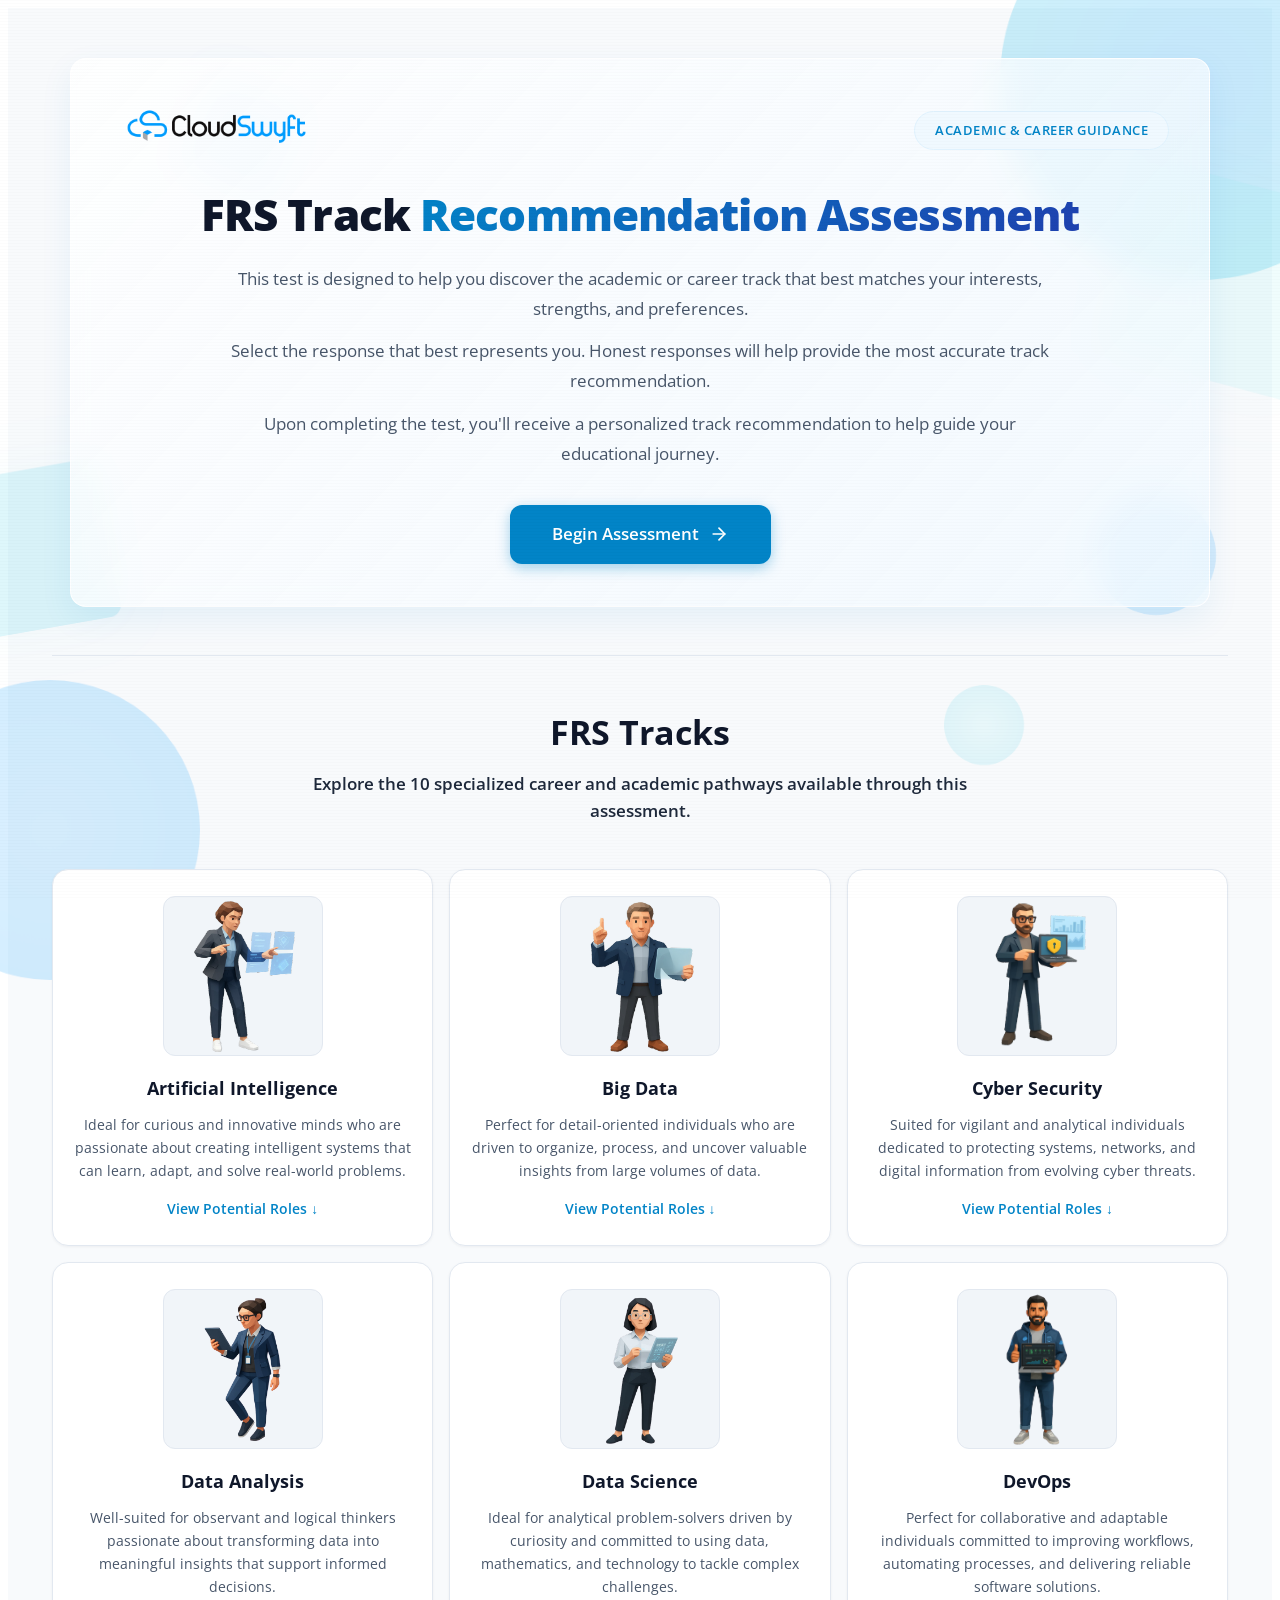
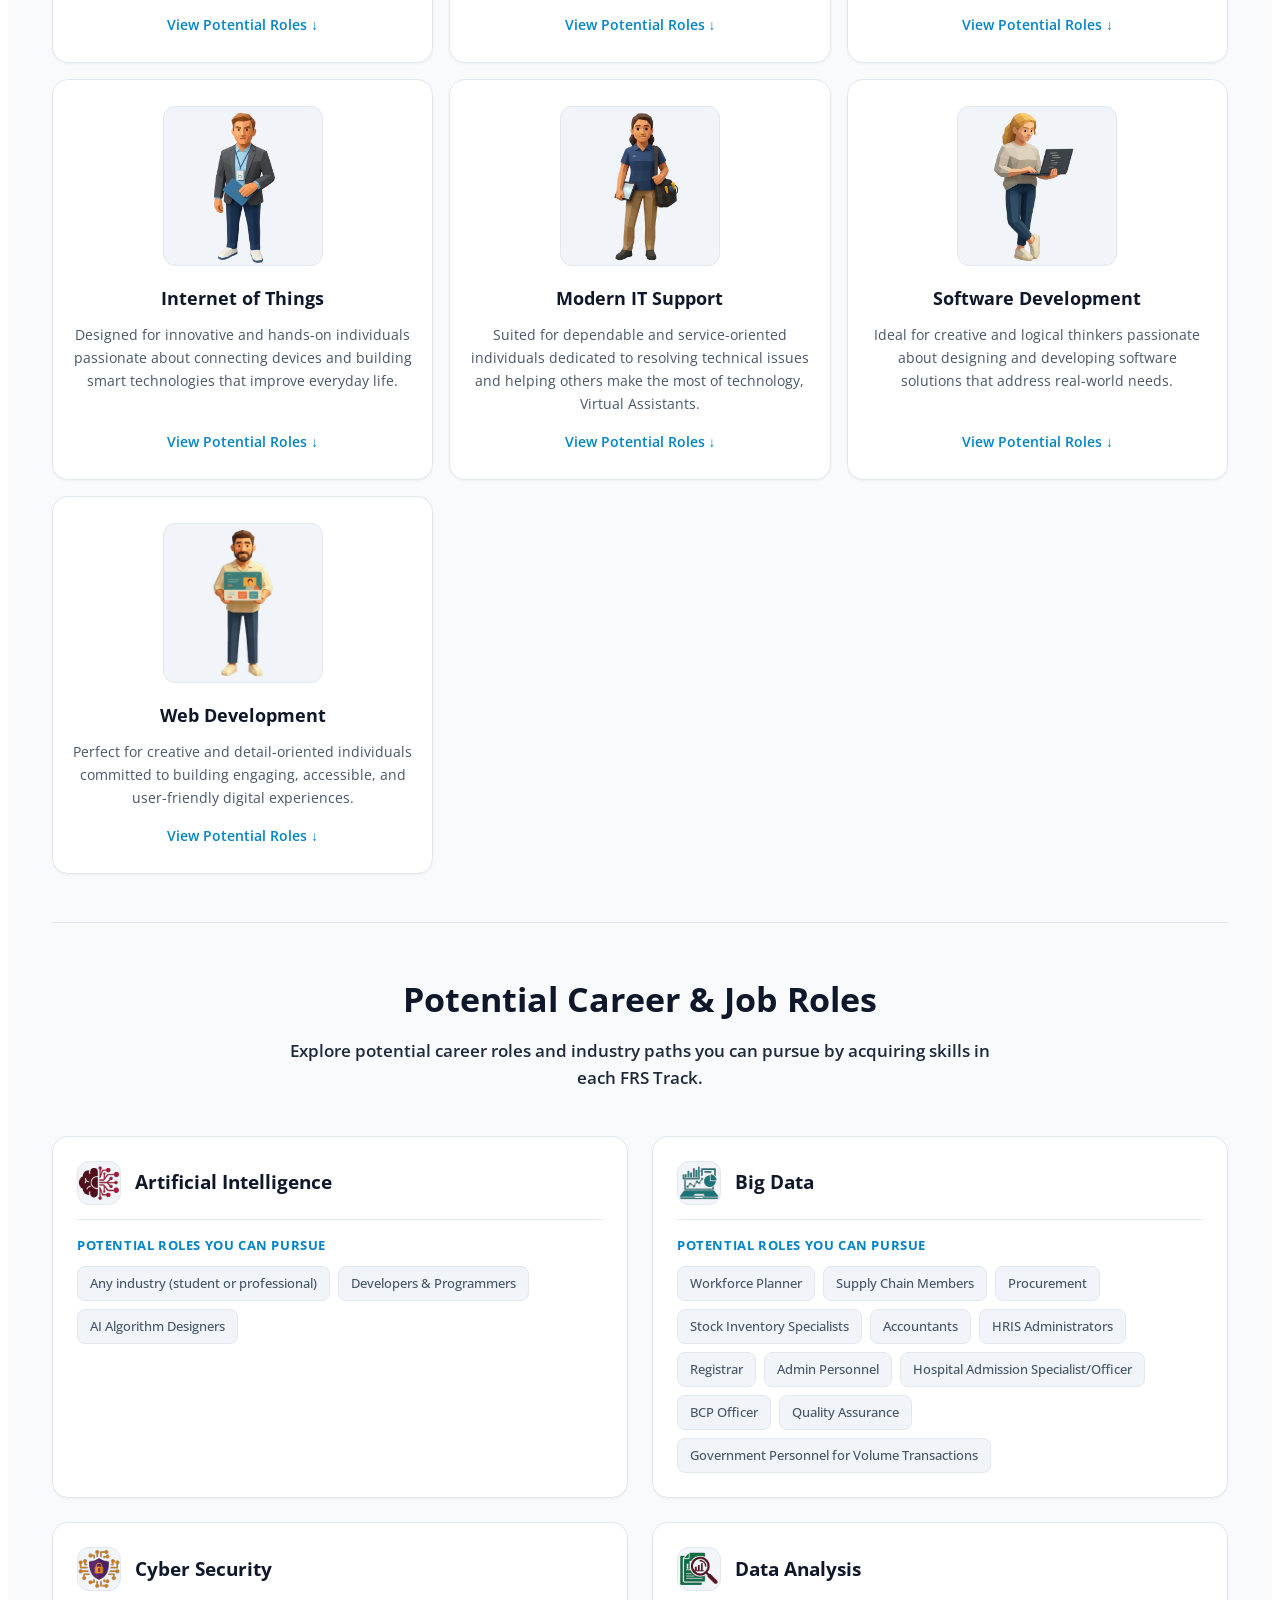
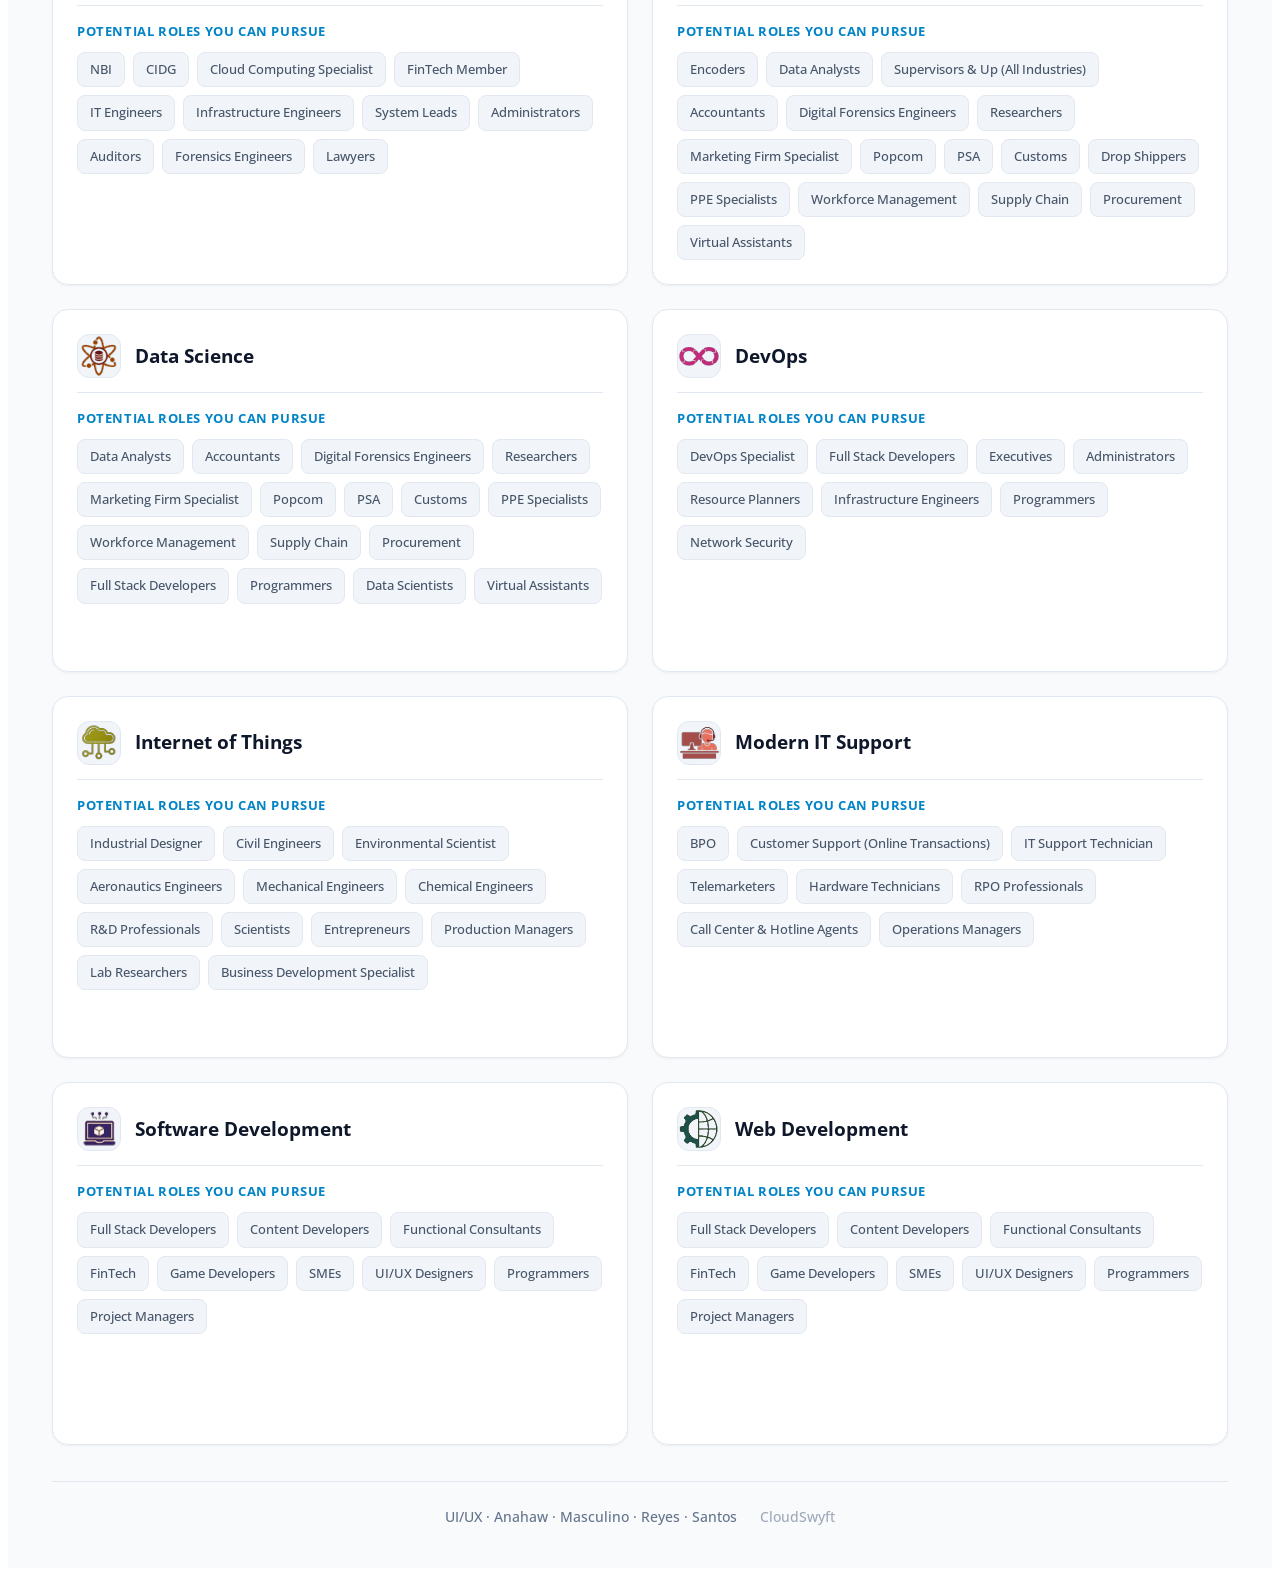
<file: FRS_PreTest_LandingPage/index-draft.html>
<!DOCTYPE html>
<html lang="en">

<head>
  <meta charset="UTF-8">
  <meta name="viewport" content="width=device-width, initial-scale=1.0">
  <title>FRS Track Recommendation Assessment - Isolated Draft</title>

  <!-- Open Sans Typography -->
  <link rel="preconnect" href="https://fonts.googleapis.com">
  <link rel="preconnect" href="https://fonts.gstatic.com" crossorigin>
  <link href="https://fonts.googleapis.com/css2?family=Open+Sans:wght@300;400;500;600;700;800&display=swap"
    rel="stylesheet">

  <!-- Isolated Draft Stylesheet (Safe for Experimentation) -->
  <link rel="stylesheet" href="frs-landing-styles-draft.css">
</head>

<body>

  <!-- WordPress Scoped Container Wrapper -->
  <div class="assessment-landing-wrapper">

    <!-- SCREENSHOT & CONTENT PROTECTION OVERLAYS -->
    <div class="screenshot-shield" id="shield1"></div>
    <div class="screenshot-flash" id="screenshotFlash"></div>
    <div class="screenshot-black" id="screenshotBlack"></div>
    <div class="screenshot-message-overlay" id="screenshotMessage">
      <div class="msg-box">
        <!-- Header -->
        <div style="font-size: 0.85rem; font-weight: 700; text-transform: uppercase; letter-spacing: 1.5px; color: #019CFE; margin-bottom: 0.4rem; text-align: center;">
          Data Privacy Notice
        </div>
        
        <!-- Accent Line -->
        <div style="width: 60px; height: 3px; background: linear-gradient(90deg, #019CFE, #0CC0DF); margin: 0.4rem auto 1.25rem; border-radius: 2px;"></div>
        
        <!-- Privacy Text -->
        <p style="text-align: justify; font-weight: 500; color: #1a2634; font-size: 0.95rem; line-height: 1.6; margin-bottom: 1.25rem;">
          As we treat your assessment data with confidentiality, your evaluation responses will be securely processed to generate your personalized track recommendation.
        </p>

        <!-- Padlock Emoji -->
        <div style="font-size: 3rem; text-align: center; margin: 0.75rem 0;">🔒</div>

        <!-- Divider Line -->
        <div style="width: 100%; height: 1px; background: #e5eaf0; margin: 1.25rem 0;"></div>

        <!-- Security Alert Title & Text -->
        <div style="margin-bottom: 1.75rem;">
          <h3 style="font-size: 1.25rem; font-weight: 700; color: #1a2634; margin-bottom: 0.5rem; text-align: center;">Security Alert</h3>
          <p style="text-align: center; color: #4f5b68; font-size: 0.925rem; line-height: 1.6;">
            Screenshots, application switching, and content copying are restricted to protect evaluation content.
          </p>
        </div>

        <!-- Pill-Shaped Acknowledge Button -->
        <div style="text-align: center;">
          <button id="dismissProtection" style="background: #019CFE; color: #ffffff; font-weight: 700; font-size: 0.95rem; padding: 12px 48px; border-radius: 9999px; border: none; cursor: pointer; box-shadow: 0 4px 14px rgba(1, 156, 254, 0.35); transition: all 0.2s ease;">
            Acknowledge
          </button>
        </div>
      </div>
    </div>

    <!-- DYNAMIC FLOATING BACKGROUND SHAPES -->
    <div class="bg-shape bg-shape-1"></div>
    <div class="bg-shape bg-shape-2"></div>
    <div class="bg-shape square bg-shape-3"></div>
    <div class="bg-shape square bg-shape-4"></div>
    <div class="bg-shape bg-shape-5"></div>
    <div class="bg-shape square bg-shape-6"></div>
    <div class="bg-shape bg-shape-7"></div>

    <div class="pa-container">

      <!-- Hero Section - Upper Left Logo, Upper Right Badge, Centered Title -->
      <section class="pa-hero-section pa-hero-combined">
        
        <!-- HERO TOP BAR: Upper-Left Logo & Upper-Right Badge -->
        <div class="pa-hero-top-bar">
          <div class="pa-hero-logo-wrapper">
            <img src="images/company-logo.svg" alt="Company Logo" class="pa-hero-logo" id="hero-logo-img">
          </div>
          <span class="pa-badge">Academic & Career Guidance</span>
        </div>

        <!-- Multi-Tone Title: Dark Charcoal + Blue Gradient -->
        <h1 class="pa-hero-title">
          <span class="pa-title-dark">FRS Track</span>
          <span class="pa-title-blue-gradient">Recommendation Assessment</span>
        </h1>

        <!-- Short Description -->
        <div class="pa-hero-description">
          <p>This test is designed to help you discover the academic or career track that best matches your interests,
            strengths, and preferences.</p>
          <p>Select the response that best represents you. Honest responses will help provide the most accurate track
            recommendation.</p>
          <p>Upon completing the test, you'll receive a personalized track recommendation to help guide your educational
            journey.</p>
        </div>

        <!-- Begin Assessment Button -->
        <a href="instructions.html" class="pa-btn-primary" id="start-assessment-btn">
          <span>Begin Assessment</span>
          <svg viewBox="0 0 24 24" fill="none" stroke="currentColor" stroke-width="2" stroke-linecap="round"
            stroke-linejoin="round">
            <line x1="5" y1="12" x2="19" y2="12"></line>
            <polyline points="12 5 19 12 12 19"></polyline>
          </svg>
        </a>
      </section>

      <div class="pa-section-divider"></div>

      <!-- FRS Tracks Overview Section -->
      <section class="pa-tracks-section">
        <div class="pa-section-header">
          <h2 class="pa-section-title">FRS Tracks</h2>
          <p class="pa-section-subtitle">Explore the 10 specialized career and academic pathways available through this
            assessment.</p>
        </div>

        <!-- Collection Grid (5 Cards per row desktop layout) -->
        <div class="pa-tracks-grid">

          <!-- Track 1: Artificial Intelligence -->
          <div class="pa-track-card">
            <div class="pa-track-img-wrapper">
              <img src="images/track-1-character.svg?v=2" alt="Artificial Intelligence" id="track-1-img">
            </div>
            <h3 class="pa-track-name">Artificial Intelligence</h3>
            <p class="pa-track-description">Ideal for curious and innovative minds who are passionate about creating
              intelligent systems that can learn, adapt, and solve real-world problems.</p>
            <a href="#roles-ai" class="pa-roles-link">View Potential Roles ↓</a>
          </div>

          <!-- Track 2: Big Data -->
          <div class="pa-track-card">
            <div class="pa-track-img-wrapper">
              <img src="images/track-2-character.svg?v=2" alt="Big Data" id="track-2-img">
            </div>
            <h3 class="pa-track-name">Big Data</h3>
            <p class="pa-track-description">Perfect for detail-oriented individuals who are driven to organize, process,
              and uncover valuable insights from large volumes of data.</p>
            <a href="#roles-bigdata" class="pa-roles-link">View Potential Roles ↓</a>
          </div>

          <!-- Track 3: Cyber Security -->
          <div class="pa-track-card">
            <div class="pa-track-img-wrapper">
              <img src="images/track-3-character.svg?v=2" alt="Cyber Security" id="track-3-img">
            </div>
            <h3 class="pa-track-name">Cyber Security</h3>
            <p class="pa-track-description">Suited for vigilant and analytical individuals dedicated to protecting
              systems, networks, and digital information from evolving cyber threats.</p>
            <a href="#roles-cybersecurity" class="pa-roles-link">View Potential Roles ↓</a>
          </div>

          <!-- Track 4: Data Analysis -->
          <div class="pa-track-card">
            <div class="pa-track-img-wrapper">
              <img src="images/track-4-character.svg?v=2" alt="Data Analysis" id="track-4-img">
            </div>
            <h3 class="pa-track-name">Data Analysis</h3>
            <p class="pa-track-description">Well-suited for observant and logical thinkers passionate about transforming
              data into meaningful insights that support informed decisions.</p>
            <a href="#roles-dataanalysis" class="pa-roles-link">View Potential Roles ↓</a>
          </div>

          <!-- Track 5: Data Science -->
          <div class="pa-track-card">
            <div class="pa-track-img-wrapper">
              <img src="images/track-5-character.svg?v=2" alt="Data Science" id="track-5-img">
            </div>
            <h3 class="pa-track-name">Data Science</h3>
            <p class="pa-track-description">Ideal for analytical problem-solvers driven by curiosity and committed to
              using data, mathematics, and technology to tackle complex challenges.</p>
            <a href="#roles-datascience" class="pa-roles-link">View Potential Roles ↓</a>
          </div>

          <!-- Track 6: DevOps -->
          <div class="pa-track-card">
            <div class="pa-track-img-wrapper">
              <img src="images/track-6-character.svg?v=2" alt="DevOps" id="track-6-img">
            </div>
            <h3 class="pa-track-name">DevOps</h3>
            <p class="pa-track-description">Perfect for collaborative and adaptable individuals committed to improving
              workflows, automating processes, and delivering reliable software solutions.</p>
            <a href="#roles-devops" class="pa-roles-link">View Potential Roles ↓</a>
          </div>

          <!-- Track 7: Internet of Things -->
          <div class="pa-track-card">
            <div class="pa-track-img-wrapper">
              <img src="images/track-7-character.svg?v=2" alt="Internet of Things" id="track-7-img">
            </div>
            <h3 class="pa-track-name">Internet of Things</h3>
            <p class="pa-track-description">Designed for innovative and hands-on individuals passionate about connecting
              devices and building smart technologies that improve everyday life.</p>
            <a href="#roles-iot" class="pa-roles-link">View Potential Roles ↓</a>
          </div>

          <!-- Track 8: Modern IT Support -->
          <div class="pa-track-card">
            <div class="pa-track-img-wrapper">
              <img src="images/track-8-character.svg?v=2" alt="Modern IT Support" id="track-8-img">
            </div>
            <h3 class="pa-track-name">Modern IT Support</h3>
            <p class="pa-track-description">Suited for dependable and service-oriented individuals dedicated to
              resolving technical issues and helping others make the most of technology, Virtual Assistants.</p>
            <a href="#roles-itsupport" class="pa-roles-link">View Potential Roles ↓</a>
          </div>

          <!-- Track 9: Software Development -->
          <div class="pa-track-card">
            <div class="pa-track-img-wrapper">
              <img src="images/track-9-character.svg?v=2" alt="Software Development" id="track-9-img">
            </div>
            <h3 class="pa-track-name">Software Development</h3>
            <p class="pa-track-description">Ideal for creative and logical thinkers passionate about designing and
              developing software solutions that address real-world needs.</p>
            <a href="#roles-software" class="pa-roles-link">View Potential Roles ↓</a>
          </div>

          <!-- Track 10: Web Development -->
          <div class="pa-track-card">
            <div class="pa-track-img-wrapper">
              <img src="images/track-10-character.svg?v=2" alt="Web Development" id="track-10-img">
            </div>
            <h3 class="pa-track-name">Web Development</h3>
            <p class="pa-track-description">Perfect for creative and detail-oriented individuals committed to building
              engaging, accessible, and user-friendly digital experiences.</p>
            <a href="#roles-web" class="pa-roles-link">View Potential Roles ↓</a>
          </div>

        </div>
      </section>

      <div class="pa-section-divider"></div>

      <!-- Potential Job Roles Section -->
      <section class="pa-roles-section" id="target-audience-roles">
        <div class="pa-section-header">
          <h2 class="pa-section-title">Potential Career & Job Roles</h2>
          <p class="pa-section-subtitle">Explore potential career roles and industry paths you can pursue by acquiring
            skills in each FRS Track.</p>
        </div>

        <div class="pa-roles-grid">

          <!-- Card 1: Artificial Intelligence -->
          <div class="pa-role-card" id="roles-ai">
            <div class="pa-role-header">
              <img src="images/track-1-icon.svg?v=2" alt="[Artificial Intelligence Icon Placeholder]"
                class="pa-role-icon-img" id="track-1-icon">
              <h3 class="pa-role-track-title">Artificial Intelligence</h3>
            </div>
            <div class="pa-role-group-label">Potential Roles You Can Pursue</div>
            <div class="pa-tags-container">
              <span class="pa-role-pill">Any industry (student or professional)</span>
              <span class="pa-role-pill">Developers & Programmers</span>
              <span class="pa-role-pill">AI Algorithm Designers</span>
            </div>
          </div>

          <!-- Card 2: Big Data -->
          <div class="pa-role-card" id="roles-bigdata">
            <div class="pa-role-header">
              <img src="images/track-2-icon.svg?v=2" alt="[Big Data Icon Placeholder]" class="pa-role-icon-img"
                id="track-2-icon">
              <h3 class="pa-role-track-title">Big Data</h3>
            </div>
            <div class="pa-role-group-label">Potential Roles You Can Pursue</div>
            <div class="pa-tags-container">
              <span class="pa-role-pill">Workforce Planner</span>
              <span class="pa-role-pill">Supply Chain Members</span>
              <span class="pa-role-pill">Procurement</span>
              <span class="pa-role-pill">Stock Inventory Specialists</span>
              <span class="pa-role-pill">Accountants</span>
              <span class="pa-role-pill">HRIS Administrators</span>
              <span class="pa-role-pill">Registrar</span>
              <span class="pa-role-pill">Admin Personnel</span>
              <span class="pa-role-pill">Hospital Admission Specialist/Officer</span>
              <span class="pa-role-pill">BCP Officer</span>
              <span class="pa-role-pill">Quality Assurance</span>
              <span class="pa-role-pill">Government Personnel for Volume Transactions</span>
            </div>
          </div>

          <!-- Card 3: Cyber Security -->
          <div class="pa-role-card" id="roles-cybersecurity">
            <div class="pa-role-header">
              <img src="images/track-3-icon.svg?v=2" alt="[Cyber Security Icon Placeholder]" class="pa-role-icon-img"
                id="track-3-icon">
              <h3 class="pa-role-track-title">Cyber Security</h3>
            </div>
            <div class="pa-role-group-label">Potential Roles You Can Pursue</div>
            <div class="pa-tags-container">
              <span class="pa-role-pill">NBI</span>
              <span class="pa-role-pill">CIDG</span>
              <span class="pa-role-pill">Cloud Computing Specialist</span>
              <span class="pa-role-pill">FinTech Member</span>
              <span class="pa-role-pill">IT Engineers</span>
              <span class="pa-role-pill">Infrastructure Engineers</span>
              <span class="pa-role-pill">System Leads</span>
              <span class="pa-role-pill">Administrators</span>
              <span class="pa-role-pill">Auditors</span>
              <span class="pa-role-pill">Forensics Engineers</span>
              <span class="pa-role-pill">Lawyers</span>
            </div>
          </div>

          <!-- Card 4: Data Analysis -->
          <div class="pa-role-card" id="roles-dataanalysis">
            <div class="pa-role-header">
              <img src="images/track-4-icon.svg?v=2" alt="[Data Analysis Icon Placeholder]" class="pa-role-icon-img"
                id="track-4-icon">
              <h3 class="pa-role-track-title">Data Analysis</h3>
            </div>
            <div class="pa-role-group-label">Potential Roles You Can Pursue</div>
            <div class="pa-tags-container">
              <span class="pa-role-pill">Encoders</span>
              <span class="pa-role-pill">Data Analysts</span>
              <span class="pa-role-pill">Supervisors & Up (All Industries)</span>
              <span class="pa-role-pill">Accountants</span>
              <span class="pa-role-pill">Digital Forensics Engineers</span>
              <span class="pa-role-pill">Researchers</span>
              <span class="pa-role-pill">Marketing Firm Specialist</span>
              <span class="pa-role-pill">Popcom</span>
              <span class="pa-role-pill">PSA</span>
              <span class="pa-role-pill">Customs</span>
              <span class="pa-role-pill">Drop Shippers</span>
              <span class="pa-role-pill">PPE Specialists</span>
              <span class="pa-role-pill">Workforce Management</span>
              <span class="pa-role-pill">Supply Chain</span>
              <span class="pa-role-pill">Procurement</span>
              <span class="pa-role-pill">Virtual Assistants</span>
            </div>
          </div>

          <!-- Card 5: Data Science -->
          <div class="pa-role-card" id="roles-datascience">
            <div class="pa-role-header">
              <img src="images/track-5-icon.svg?v=2" alt="[Data Science Icon Placeholder]" class="pa-role-icon-img"
                id="track-5-icon">
              <h3 class="pa-role-track-title">Data Science</h3>
            </div>
            <div class="pa-role-group-label">Potential Roles You Can Pursue</div>
            <div class="pa-tags-container">
              <span class="pa-role-pill">Data Analysts</span>
              <span class="pa-role-pill">Accountants</span>
              <span class="pa-role-pill">Digital Forensics Engineers</span>
              <span class="pa-role-pill">Researchers</span>
              <span class="pa-role-pill">Marketing Firm Specialist</span>
              <span class="pa-role-pill">Popcom</span>
              <span class="pa-role-pill">PSA</span>
              <span class="pa-role-pill">Customs</span>
              <span class="pa-role-pill">PPE Specialists</span>
              <span class="pa-role-pill">Workforce Management</span>
              <span class="pa-role-pill">Supply Chain</span>
              <span class="pa-role-pill">Procurement</span>
              <span class="pa-role-pill">Full Stack Developers</span>
              <span class="pa-role-pill">Programmers</span>
              <span class="pa-role-pill">Data Scientists</span>
              <span class="pa-role-pill">Virtual Assistants</span>
            </div>
          </div>

          <!-- Card 6: DevOps -->
          <div class="pa-role-card" id="roles-devops">
            <div class="pa-role-header">
              <img src="images/track-6-icon.svg?v=2" alt="[DevOps Icon Placeholder]" class="pa-role-icon-img"
                id="track-6-icon">
              <h3 class="pa-role-track-title">DevOps</h3>
            </div>
            <div class="pa-role-group-label">Potential Roles You Can Pursue</div>
            <div class="pa-tags-container">
              <span class="pa-role-pill">DevOps Specialist</span>
              <span class="pa-role-pill">Full Stack Developers</span>
              <span class="pa-role-pill">Executives</span>
              <span class="pa-role-pill">Administrators</span>
              <span class="pa-role-pill">Resource Planners</span>
              <span class="pa-role-pill">Infrastructure Engineers</span>
              <span class="pa-role-pill">Programmers</span>
              <span class="pa-role-pill">Network Security</span>
            </div>
          </div>

          <!-- Card 7: Internet of Things -->
          <div class="pa-role-card" id="roles-iot">
            <div class="pa-role-header">
              <img src="images/track-7-icon.svg?v=2" alt="[Internet of Things Icon Placeholder]"
                class="pa-role-icon-img" id="track-7-icon">
              <h3 class="pa-role-track-title">Internet of Things</h3>
            </div>
            <div class="pa-role-group-label">Potential Roles You Can Pursue</div>
            <div class="pa-tags-container">
              <span class="pa-role-pill">Industrial Designer</span>
              <span class="pa-role-pill">Civil Engineers</span>
              <span class="pa-role-pill">Environmental Scientist</span>
              <span class="pa-role-pill">Aeronautics Engineers</span>
              <span class="pa-role-pill">Mechanical Engineers</span>
              <span class="pa-role-pill">Chemical Engineers</span>
              <span class="pa-role-pill">R&D Professionals</span>
              <span class="pa-role-pill">Scientists</span>
              <span class="pa-role-pill">Entrepreneurs</span>
              <span class="pa-role-pill">Production Managers</span>
              <span class="pa-role-pill">Lab Researchers</span>
              <span class="pa-role-pill">Business Development Specialist</span>
            </div>
          </div>

          <!-- Card 8: Modern IT Support -->
          <div class="pa-role-card" id="roles-itsupport">
            <div class="pa-role-header">
              <img src="images/track-8-icon.svg?v=2" alt="[Modern IT Support Icon Placeholder]" class="pa-role-icon-img"
                id="track-8-icon">
              <h3 class="pa-role-track-title">Modern IT Support</h3>
            </div>
            <div class="pa-role-group-label">Potential Roles You Can Pursue</div>
            <div class="pa-tags-container">
              <span class="pa-role-pill">BPO</span>
              <span class="pa-role-pill">Customer Support (Online Transactions)</span>
              <span class="pa-role-pill">IT Support Technician</span>
              <span class="pa-role-pill">Telemarketers</span>
              <span class="pa-role-pill">Hardware Technicians</span>
              <span class="pa-role-pill">RPO Professionals</span>
              <span class="pa-role-pill">Call Center & Hotline Agents</span>
              <span class="pa-role-pill">Operations Managers</span>
            </div>
          </div>

          <!-- Card 9: Software Development -->
          <div class="pa-role-card" id="roles-software">
            <div class="pa-role-header">
              <img src="images/track-9-icon.svg?v=2" alt="[Software Development Icon Placeholder]"
                class="pa-role-icon-img" id="track-9-icon">
              <h3 class="pa-role-track-title">Software Development</h3>
            </div>
            <div class="pa-role-group-label">Potential Roles You Can Pursue</div>
            <div class="pa-tags-container">
              <span class="pa-role-pill">Full Stack Developers</span>
              <span class="pa-role-pill">Content Developers</span>
              <span class="pa-role-pill">Functional Consultants</span>
              <span class="pa-role-pill">FinTech</span>
              <span class="pa-role-pill">Game Developers</span>
              <span class="pa-role-pill">SMEs</span>
              <span class="pa-role-pill">UI/UX Designers</span>
              <span class="pa-role-pill">Programmers</span>
              <span class="pa-role-pill">Project Managers</span>
            </div>
          </div>

          <!-- Track 10: Web Development -->
          <div class="pa-role-card" id="roles-web">
            <div class="pa-role-header">
              <img src="images/track-10-icon.svg?v=2" alt="[Web Development Icon Placeholder]" class="pa-role-icon-img"
                id="track-10-icon">
              <h3 class="pa-role-track-title">Web Development</h3>
            </div>
            <div class="pa-role-group-label">Potential Roles You Can Pursue</div>
            <div class="pa-tags-container">
              <span class="pa-role-pill">Full Stack Developers</span>
              <span class="pa-role-pill">Content Developers</span>
              <span class="pa-role-pill">Functional Consultants</span>
              <span class="pa-role-pill">FinTech</span>
              <span class="pa-role-pill">Game Developers</span>
              <span class="pa-role-pill">SMEs</span>
              <span class="pa-role-pill">UI/UX Designers</span>
              <span class="pa-role-pill">Programmers</span>
              <span class="pa-role-pill">Project Managers</span>
            </div>
          </div>

        </div>
      </section>

      <!-- ===== FOOTER METADATA ===== -->
      <div class="footer-meta">
        <span>UI/UX · Anahaw · Masculino · Reyes · Santos</span>
        <span style="display:inline-block; margin-left:1.2rem; opacity:0.6;">CloudSwyft</span>
      </div>

    </div>
  </div>

  <!-- Central Track Data -->
  <script src="frs-pretest-tracks-data.js"></script>
  <!-- Isolated Draft Page Logic with Advanced Security -->
  <script src="script-draft.js"></script>
</body>

</html>
</file>
<file: assessment_page/assessment-style.css>
/* =================================
   GLOBAL & LAYOUT STYLES
================================= */
* {
    box-sizing: border-box;
}

body {
    font-family: 'Open Sans', sans-serif;
    background: linear-gradient(135deg, #e6f4ff 0%, #f4f4f9 100%);
    background-attachment: fixed;
    color: #5a5a5a;
    line-height: 1.6;
    margin: 0;
    padding: 40px 20px 100px 20px;
    display: flex;
    flex-direction: column;
    align-items: center;
}

.assessment-wrapper {
    width: 100%;
    max-width: 800px;
    position: relative;
    z-index: 1;
}

/* =================================
   SINGLE UNIFIED CONTAINER
================================= */
.unified-container {
    width: 100%;
    background: #ffffff;
    border-radius: 16px;
    box-shadow: 0 10px 30px rgba(0, 57, 99, 0.08);
    overflow: hidden;
    padding: 50px;
}

/* =================================
   PAGES (assessment cards)
================================= */
.page {
    display: none;
    width: 100%;
}

.page.active {
    display: block;
    animation: fadeIn 0.4s ease-in-out;
}

h1, h2, h3 {
    color: #003963;
    text-align: center;
}

p {
    margin-bottom: 20px;
}

.ready-text {
    font-weight: bold;
    font-size: 1.1em;
    margin-top: 30px;
    margin-bottom: 20px;
    text-align: center;
}

/* =================================
   QUESTION CARDS & ERRORS
================================= */
.question-block {
    margin-bottom: 30px;
    padding: 25px;
    background-color: #f8fafc;
    border: 1px solid #e1e8ed;
    border-radius: 12px;
    text-align: left;
    transition: all 0.3s ease;
}

.question-block:hover {
    background-color: #ffffff;
    border-color: #009dff;
    box-shadow: 0 5px 15px rgba(0, 114, 198, 0.1);
    transform: translateY(-2px);
}

.question-block p {
    font-weight: 600;
    font-size: 1.1em;
    margin-bottom: 20px;
    color: #003963;
}

.question-block p::after {
    content: " *";
    color: #e74c3c;
}

.question-block.error-state {
    background-color: #fdf2f2;
    border-color: #e74c3c;
    box-shadow: none;
}

.error-msg {
    color: #e74c3c;
    font-weight: 700;
    font-size: 0.9em;
    text-align: center;
    margin-top: 15px;
    animation: fadeIn 0.3s ease;
}

/* =================================
   LIKERT SCALE
================================= */
.likert-container {
    display: flex;
    gap: 10px;
    justify-content: center;
    margin-top: 15px;
}

.likert-option {
    display: flex;
    flex-direction: column;
    align-items: center;
    width: 90px;
    gap: 5px;
}

.emoji-btn {
    font-size: 40px;
    background: none;
    border: none;
    cursor: pointer;
    transition: transform 0.2s cubic-bezier(0.175, 0.885, 0.32, 1.275), opacity 0.3s ease;
}

.emoji-img {
    width: 40px;
    height: 40px;
    object-fit: contain;
    pointer-events: none; /* Ensures clicking the image triggers the button underneath */
}

.emoji-label {
    font-size: 12px;
    font-weight: 600;
    color: #5a5a5a;
    text-align: center;
    line-height: 1.2;
    transition: color 0.2s ease, opacity 0.3s ease;
}

.emoji-btn:hover {
    transform: scale(1.3);
}

.emoji-btn.selected {
    transform: scale(1.5);
}

.emoji-btn.selected+.emoji-label {
    color: #003963;
    font-weight: 700;
}

.likert-container.has-selection .likert-option:not(:has(.selected)) .emoji-btn {
    opacity: 0.4;
    transform: scale(0.85);
}

.likert-container.has-selection .likert-option:not(:has(.selected)):hover .emoji-btn {
    opacity: 1;
    transform: scale(1.2);
}

.likert-container.has-selection .likert-option:not(:has(.selected)) .emoji-label {
    opacity: 0.4;
}

/* =================================
   BUTTONS (initial landing page)
================================= */
.nav-btn {
    background-color: #0072c6;
    color: white;
    border: none;
    padding: 14px 28px;
    font-size: 16px;
    font-family: 'Open Sans', sans-serif;
    font-weight: 600;
    border-radius: 8px;
    cursor: pointer;
    transition: all 0.2s;
    float: right;
    margin-top: 20px;
    box-shadow: 0 4px 6px rgba(0, 114, 198, 0.2);
}

.nav-btn:hover {
    background-color: #009dff;
    transform: translateY(-1px);
    box-shadow: 0 6px 12px rgba(0, 157, 255, 0.3);
}

/* =================================
   COMPACT FIXED BOTTOM NAV BAR
================================= */
.progress-container {
    display: none;
    position: fixed;
    bottom: 0;
    left: 0;
    width: 100%;
    background: #ffffff;
    box-shadow: 0 -4px 15px rgba(0, 0, 0, 0.06);
    border-top: 1px solid #eef2f6;
    z-index: 1000;
    padding: 6px 16px 8px 16px;
}

.progress-container.visible {
    display: block;
}

.progress-inner-content {
    max-width: 900px;
    margin: 0 auto;
    width: 100%;
}

.progress-header {
    display: flex;
    justify-content: space-between;
    align-items: center;
    margin-bottom: 2px;
}

.progress-title {
    font-size: 12px;
    font-weight: 600;
    color: #17365d;
}

.current-set {
    font-size: 11px;
    font-weight: 600;
    color: #0072CE;
}

.progress-nav-row {
    display: flex;
    align-items: center;
    gap: 12px;
    width: 100%;
}

.progress-track-wrapper {
    position: relative;
    flex: 1;
    padding: 16px 0 2px 0;
}

.progress-track {
    position: relative;
    width: 100%;
    height: 4px;
    background: #E7EDF4;
    border-radius: 10px;
}

.progress-fill {
    position: absolute;
    left: 0;
    top: 0;
    height: 100%;
    width: 0%;
    background: #0072CE;
    border-radius: 10px;
    transition: width 1.8s cubic-bezier(0.4, 0, 0.2, 1);
}

.track-node {
    position: absolute;
    top: 50%;
    transform: translate(-50%, -50%);
    width: 8px;
    height: 8px;
    border-radius: 50%;
    background: #ffffff;
    border: 2px solid #E7EDF4;
    transition: background 0.4s ease, border-color 0.4s ease;
    z-index: 1;
}

.track-node.node-1 { left: 0%; }
.track-node.node-2 { left: 50%; }
.track-node.node-3 { left: 100%; }

.track-node.active,
.track-node.completed {
    background: #0072CE;
    border-color: #0072CE;
}

.character-marker {
    position: absolute;
    bottom: 2px;
    left: 0%;
    transform: translateX(-50%);
    transition: left 1.8s cubic-bezier(0.4, 0, 0.2, 1);
    z-index: 2;
    pointer-events: none;
}

.character-gif {
    height: 32px;
    width: auto;
    display: block;
    image-rendering: pixelated;
}

.set-labels {
    display: flex;
    justify-content: space-between;
    margin-top: 4px;
}

.set-label {
    font-size: 10px;
    font-weight: 500;
    color: #98A2B3;
    transition: color 0.3s ease;
}

.set-label.active {
    color: #0072CE;
    font-weight: 700;
}

.set-label.completed {
    color: #0072CE;
    font-weight: 600;
}

.back-button, .next-button {
    border: none;
    padding: 6px 12px;
    border-radius: 6px;
    font-family: 'Open Sans', sans-serif;
    font-size: 11px;
    font-weight: 600;
    cursor: pointer;
    transition: background 0.2s ease, transform 0.2s ease;
    white-space: nowrap;
}

.back-button {
    background: #EEF2F6;
    color: #344054;
}

.back-button:hover { background: #E1E7EE; }

.next-button {
    background: #0072CE;
    color: #ffffff;
}

.next-button:hover { background: #005FAE; }

button:active { transform: scale(0.97); }

button:disabled {
    opacity: 0.45;
    cursor: not-allowed;
}

@keyframes fadeIn {
    from { opacity: 0; transform: translateY(10px); }
    to { opacity: 1; transform: translateY(0); }
}

@media (max-width: 500px) {
    body { padding: 20px 12px 100px 12px; }
    .unified-container { padding: 25px 15px; }
    .progress-container { padding: 6px 10px 8px 10px; }
    .progress-nav-row { gap: 8px; }
    .back-button, .next-button { padding: 6px 10px; font-size: 11px; }
    .character-gif { height: 28px; }
}

/* ==========================================================================
   BACKGROUND SHAPES & ANIMATIONS
   ========================================================================== */
.assessment-landing-wrapper .bg-shape {
    position: fixed;
    border-radius: 50%;
    pointer-events: none;
    z-index: 0;
    will-change: transform, opacity;
}

.assessment-landing-wrapper .bg-shape.square {
    border-radius: 12px;
}

.assessment-landing-wrapper .bg-shape-1 {
    width: 400px;
    height: 400px;
    top: -120px;
    right: -120px;
    background: radial-gradient(circle, #019CFE 0%, #0CC0DF 100%);
    opacity: 0.20;
    animation: dreamyFloat1 18s ease-in-out infinite alternate;
}

.assessment-landing-wrapper .bg-shape-2 {
    width: 300px;
    height: 300px;
    bottom: -80px;
    left: -100px;
    background: radial-gradient(circle, #31A8FF 0%, #019CFE 100%);
    opacity: 0.18;
    animation: dreamyFloat2 22s ease-in-out infinite alternate;
}

.assessment-landing-wrapper .bg-shape-3.square {
    width: 200px;
    height: 200px;
    top: 20%;
    right: -40px;
    background: #7DE7EB;
    opacity: 0.12;
    transform: rotate(15deg);
    box-shadow: 0 0 60px rgba(125, 231, 235, 0.2);
    animation: dreamyRotateSquare1 20s ease-in-out infinite alternate;
}

.assessment-landing-wrapper .bg-shape-4.square {
    width: 160px;
    height: 160px;
    bottom: 30%;
    left: -50px;
    background: #0CC0DF;
    opacity: 0.14;
    transform: rotate(-10deg);
    box-shadow: 0 0 50px rgba(12, 192, 223, 0.2);
    animation: dreamyRotateSquare2 16s ease-in-out infinite alternate;
}

.assessment-landing-wrapper .bg-shape-5 {
    width: 120px;
    height: 120px;
    top: 55%;
    right: 5%;
    background: radial-gradient(circle, #31A8FF 0%, #019CFE 100%);
    opacity: 0.15;
    animation: dreamyPulseSmall 14s ease-in-out infinite alternate;
}

.assessment-landing-wrapper .bg-shape-6.square {
    width: 100px;
    height: 100px;
    top: 10%;
    left: 15%;
    background: #019CFE;
    opacity: 0.10;
    transform: rotate(25deg);
    box-shadow: 0 0 40px rgba(1, 156, 254, 0.2);
    animation: dreamyRotateSquare1 24s ease-in-out infinite alternate-reverse;
}

.assessment-landing-wrapper .bg-shape-7 {
    width: 80px;
    height: 80px;
    bottom: 15%;
    right: 20%;
    background: radial-gradient(circle, #7DE7EB 0%, #0CC0DF 100%);
    opacity: 0.12;
    animation: dreamyPulseSmall 19s ease-in-out infinite alternate-reverse;
}

@keyframes dreamyFloat1 {
    0% { transform: translate(0, 0) scale(1); opacity: 0.20; }
    50% { transform: translate(25px, 20px) scale(1.08); opacity: 0.26; }
    100% { transform: translate(-15px, 35px) scale(0.96); opacity: 0.18; }
}

@keyframes dreamyFloat2 {
    0% { transform: translate(0, 0) scale(1); opacity: 0.18; }
    50% { transform: translate(-20px, -25px) scale(1.10); opacity: 0.24; }
    100% { transform: translate(20px, -10px) scale(0.95); opacity: 0.16; }
}

@keyframes dreamyRotateSquare1 {
    0% { transform: rotate(15deg) scale(1) translateY(0); opacity: 0.12; }
    50% { transform: rotate(32deg) scale(1.12) translateY(-18px); opacity: 0.19; }
    100% { transform: rotate(5deg) scale(0.98) translateY(12px); opacity: 0.11; }
}

@keyframes dreamyRotateSquare2 {
    0% { transform: rotate(-10deg) scale(1) translateX(0); opacity: 0.14; }
    50% { transform: rotate(-28deg) scale(1.14) translateX(22px); opacity: 0.22; }
    100% { transform: rotate(2deg) scale(0.96) translateX(-14px); opacity: 0.13; }
}

@keyframes dreamyPulseSmall {
    0% { transform: scale(1) translateY(0); opacity: 0.12; }
    50% { transform: scale(1.22) translateY(-24px); opacity: 0.20; }
    100% { transform: scale(0.92) translateY(10px); opacity: 0.10; }
}

/* ==========================================================================
   SCREENSHOT PROTECTION & ALERTS
   ========================================================================== */
.screenshot-shield {
  position: fixed;
  top: 0;
  left: 0;
  width: 100%;
  height: 100%;
  z-index: 99999;
  pointer-events: none;
  background: repeating-linear-gradient(
    0deg,
    transparent 0px,
    transparent 2px,
    rgba(0, 0, 0, 0.01) 2px,
    rgba(0, 0, 0, 0.01) 3px
  );
  will-change: transform;
  transform: translateZ(0);
  backface-visibility: hidden;
}

.screenshot-flash {
  position: fixed;
  top: 0;
  left: 0;
  width: 100%;
  height: 100%;
  z-index: 100000;
  pointer-events: none;
  background: #ffffff;
  opacity: 0;
  will-change: opacity;
  transition: opacity 0.01s ease;
}

.screenshot-flash.active {
  opacity: 1;
}

.screenshot-black {
  position: fixed;
  top: 0;
  left: 0;
  width: 100%;
  height: 100%;
  z-index: 100001;
  pointer-events: none;
  background: #000000;
  opacity: 0;
  will-change: opacity;
  transition: opacity 0.01s ease;
}

.screenshot-black.active {
  opacity: 0.95;
}

.screenshot-message-overlay {
  position: fixed;
  top: 0;
  left: 0;
  width: 100%;
  height: 100%;
  z-index: 100002;
  display: none;
  pointer-events: none;
  background: rgba(0, 0, 0, 0.85);
  justify-content: center;
  align-items: center;
}

.screenshot-message-overlay.active {
  display: flex;
  pointer-events: auto;
}

.screenshot-message-overlay .msg-box {
  background: #fff;
  padding: 2.5rem 3rem;
  border-radius: 20px;
  max-width: 450px;
  box-shadow: 0 20px 60px rgba(0, 0, 0, 0.3);
  pointer-events: auto;
}

.screenshot-message-overlay .msg-box .icon {
  font-size: 3rem;
  margin-bottom: 0.5rem;
  text-align: center;
}

.screenshot-message-overlay .msg-box .ok-button {
  background: #019CFE;
  color: #fff;
  border: none;
  padding: 0.75rem 2.5rem;
  border-radius: 50px;
  font-size: 1rem;
  font-weight: 600;
  cursor: pointer;
  transition: background 0.2s, transform 0.2s;
  font-family: 'Open Sans', sans-serif;
  display: block;
  margin: 0 auto;
}

.screenshot-message-overlay .msg-box .ok-button:hover {
  background: #0a8ad6;
  transform: scale(1.02);
}

.screenshot-message-overlay .msg-box .ok-button:active {
  transform: scale(0.98);
}
</file>
<file: FRS_PreTest_LandingPage/frs-pretest-landing-styles.css>
/* Google Font Import */
@import url('https://fonts.googleapis.com/css2?family=Open+Sans:wght@300;400;500;600;700&display=swap');

html {
  scroll-behavior: smooth;
}

/* CSS Variables scoped to the wrapper */
.assessment-landing-wrapper {
  --pa-font-primary: 'Open Sans', -apple-system, BlinkMacSystemFont, "Segoe UI", Roboto, sans-serif;

  /* Color Palette - Blues, Whites & Light Grays */
  --pa-blue-primary: #0284c7;
  --pa-blue-hover: #0369a1;
  --pa-blue-dark: #1e40af;
  --pa-blue-accent: #38bdf8;
  --pa-blue-light: #f0f9ff;
  --pa-blue-subtle: #e0f2fe;

  --pa-bg-main: #f8fafc;
  --pa-bg-card: #ffffff;
  --pa-bg-alt: #f1f5f9;

  --pa-text-primary: #0f172a;
  --pa-text-secondary: #475569;
  --pa-text-muted: #64748b;

  --pa-border-color: #e2e8f0;
  --pa-border-accent: #cbd5e1;

  --pa-shadow-sm: 0 1px 3px rgba(15, 23, 42, 0.05);
  --pa-shadow-md: 0 4px 6px -1px rgba(15, 23, 42, 0.06), 0 2px 4px -2px rgba(15, 23, 42, 0.04);
  --pa-shadow-lg: 0 10px 15px -3px rgba(15, 23, 42, 0.08), 0 4px 6px -4px rgba(15, 23, 42, 0.04);
  --pa-shadow-hover: 0 20px 25px -5px rgba(2, 132, 199, 0.12), 0 8px 10px -6px rgba(2, 132, 199, 0.06);

  --pa-radius-sm: 8px;
  --pa-radius-md: 12px;
  --pa-radius-lg: 16px;
  --pa-radius-full: 9999px;

  --pa-transition: all 0.25s cubic-bezier(0.4, 0, 0.2, 1);
}

/* Global Reset & Content Protection within Scoped Wrapper */
.assessment-landing-wrapper,
.assessment-landing-wrapper * {
  box-sizing: border-box;
  margin: 0;
  padding: 0;
  font-family: var(--pa-font-primary);
  -webkit-font-smoothing: antialiased;
  -moz-osx-font-smoothing: grayscale;

  /* Anti-Select Protection */
  -webkit-user-select: none !important;
  -moz-user-select: none !important;
  -ms-user-select: none !important;
  user-select: none !important;
}

/* Anti-Drag Protection for Images */
.assessment-landing-wrapper img {
  -webkit-user-drag: none !important;
  user-drag: none !important;
  pointer-events: none !important;
}

.assessment-landing-wrapper {
  width: 100%;
  background-color: var(--pa-bg-main);
  color: var(--pa-text-primary);
  line-height: 1.6;
  font-size: 16px;
  padding: 50px 24px 30px;
  position: relative;
  overflow: hidden; /* Prevents background shape overflow scrollbars */
}

/* Container limits */
.assessment-landing-wrapper .pa-container {
  max-width: 1540px;
  margin: 0 auto;
  padding: 0 20px;
  position: relative;
  z-index: 1; /* Keeps content above background shapes */
}

/* Draft Section Label */
.assessment-landing-wrapper .pa-draft-section-label {
  text-align: center;
  font-size: 0.95rem;
  font-weight: 700;
  color: var(--pa-blue-primary);
  background-color: var(--pa-blue-light);
  border: 1px solid var(--pa-blue-subtle);
  padding: 8px 18px;
  border-radius: var(--pa-radius-full);
  margin: 0 auto 24px;
  max-width: 580px;
}

/* --------------------------------------------------------------------------
   SCREENSHOT PROTECTION SHIELD OVERLAYS & SECURITY MODAL
   -------------------------------------------------------------------------- */
.assessment-landing-wrapper .screenshot-shield {
  position: fixed;
  top: 0;
  left: 0;
  width: 100%;
  height: 100%;
  z-index: 99999;
  pointer-events: none;
  background: repeating-linear-gradient(
    0deg,
    transparent 0px,
    transparent 2px,
    rgba(0, 0, 0, 0.01) 2px,
    rgba(0, 0, 0, 0.01) 3px
  );
  will-change: transform;
  transform: translateZ(0);
  backface-visibility: hidden;
}

.assessment-landing-wrapper .screenshot-flash {
  position: fixed;
  top: 0;
  left: 0;
  width: 100vw;
  height: 100vh;
  z-index: 1000000;
  pointer-events: none;
  background: #ffffff;
  opacity: 0;
  display: none;
}

.assessment-landing-wrapper .screenshot-flash.active {
  display: block !important;
  opacity: 1 !important;
}

.assessment-landing-wrapper .screenshot-black {
  position: fixed;
  top: 0;
  left: 0;
  width: 100vw;
  height: 100vh;
  z-index: 1000001;
  pointer-events: none;
  background: #000000 !important;
  opacity: 0;
  display: none;
}

.assessment-landing-wrapper .screenshot-black.active {
  display: block !important;
  opacity: 1 !important;
  pointer-events: auto !important;
}

.assessment-landing-wrapper .screenshot-message-overlay {
  position: fixed;
  top: 0;
  left: 0;
  width: 100vw;
  height: 100vh;
  z-index: 1000002;
  display: none;
  pointer-events: none;
  background: rgba(0, 0, 0, 0.95) !important;
  backdrop-filter: blur(16px);
  -webkit-backdrop-filter: blur(16px);
  justify-content: center;
  align-items: center;
}

.assessment-landing-wrapper .screenshot-message-overlay.active {
  display: flex !important;
  pointer-events: auto !important;
}

/* Blur main content instantly when security triggers */
.assessment-landing-wrapper.pa-security-blur .pa-container {
  filter: blur(40px) brightness(0.1) !important;
  opacity: 0 !important;
  pointer-events: none !important;
}

.assessment-landing-wrapper .screenshot-message-overlay .msg-box {
  background: #ffffff;
  padding: 2.5rem 3rem;
  border-radius: var(--pa-radius-lg);
  text-align: center;
  max-width: 480px;
  box-shadow: 0 25px 50px -12px rgba(0, 0, 0, 0.35);
  border: 1px solid var(--pa-border-color);
  animation: paModalPop 0.25s cubic-bezier(0.34, 1.56, 0.64, 1);
}

@keyframes paModalPop {
  0% { transform: scale(0.9); opacity: 0; }
  100% { transform: scale(1); opacity: 1; }
}

.assessment-landing-wrapper .screenshot-message-overlay .shield-icon {
  font-size: 3.5rem;
  margin-bottom: 1rem;
  line-height: 1;
}

.assessment-landing-wrapper .screenshot-message-overlay h3 {
  font-size: 1.5rem;
  color: var(--pa-text-primary);
  margin-bottom: 0.75rem;
  font-weight: 700;
}

.assessment-landing-wrapper .screenshot-message-overlay p {
  font-size: 0.95rem;
  color: var(--pa-text-secondary);
  line-height: 1.6;
  margin-bottom: 1.5rem;
}
.assessment-landing-wrapper .bg-shape {
  position: fixed;
  border-radius: 50%;
  pointer-events: none;
  z-index: 0;
  will-change: transform, opacity;
}

.assessment-landing-wrapper .bg-shape.square {
  border-radius: 12px;
}

.assessment-landing-wrapper .bg-shape-1 {
  width: 400px;
  height: 400px;
  top: -120px;
  right: -120px;
  background: radial-gradient(circle, #019CFE 0%, #0CC0DF 100%);
  opacity: 0.20;
  animation: dreamyFloat1 9s ease-in-out infinite alternate;
}

.assessment-landing-wrapper .bg-shape-2 {
  width: 300px;
  height: 300px;
  bottom: -80px;
  left: -100px;
  background: radial-gradient(circle, #31A8FF 0%, #019CFE 100%);
  opacity: 0.18;
  animation: dreamyFloat2 11s ease-in-out infinite alternate;
}

.assessment-landing-wrapper .bg-shape-3.square {
  width: 200px;
  height: 200px;
  top: 20%;
  right: -40px;
  background: #7DE7EB;
  opacity: 0.12;
  transform: rotate(15deg);
  box-shadow: 0 0 60px rgba(125, 231, 235, 0.2);
  animation: dreamyRotateSquare1 10s ease-in-out infinite alternate;
}

.assessment-landing-wrapper .bg-shape-4.square {
  width: 160px;
  height: 160px;
  bottom: 30%;
  left: -50px;
  background: #0CC0DF;
  opacity: 0.14;
  transform: rotate(-10deg);
  box-shadow: 0 0 50px rgba(12, 192, 223, 0.2);
  animation: dreamyRotateSquare2 8s ease-in-out infinite alternate;
}

.assessment-landing-wrapper .bg-shape-5 {
  width: 120px;
  height: 120px;
  top: 55%;
  right: 5%;
  background: radial-gradient(circle, #31A8FF 0%, #019CFE 100%);
  opacity: 0.15;
  animation: dreamyPulseSmall 7s ease-in-out infinite alternate;
}

.assessment-landing-wrapper .bg-shape-6.square {
  width: 100px;
  height: 100px;
  top: 10%;
  left: 15%;
  background: #019CFE;
  opacity: 0.10;
  transform: rotate(25deg);
  box-shadow: 0 0 40px rgba(1, 156, 254, 0.2);
  animation: dreamyRotateSquare1 12s ease-in-out infinite alternate-reverse;
}

.assessment-landing-wrapper .bg-shape-7 {
  width: 80px;
  height: 80px;
  bottom: 15%;
  right: 20%;
  background: radial-gradient(circle, #7DE7EB 0%, #0CC0DF 100%);
  opacity: 0.12;
  animation: dreamyPulseSmall 9s ease-in-out infinite alternate-reverse;
}

/* --------------------------------------------------------------------------
   DREAMY ANIMATION KEYFRAMES
   -------------------------------------------------------------------------- */

/* Smooth Drifting & Scale Pulsing for Circular Shapes */
@keyframes dreamyFloat1 {
  0% {
    transform: translate(0, 0) scale(1);
    opacity: 0.20;
  }
  50% {
    transform: translate(25px, 20px) scale(1.08);
    opacity: 0.26;
  }
  100% {
    transform: translate(-15px, 35px) scale(0.96);
    opacity: 0.18;
  }
}

@keyframes dreamyFloat2 {
  0% {
    transform: translate(0, 0) scale(1);
    opacity: 0.18;
  }
  50% {
    transform: translate(-20px, -25px) scale(1.10);
    opacity: 0.24;
  }
  100% {
    transform: translate(20px, -10px) scale(0.95);
    opacity: 0.16;
  }
}

/* Slow Rotational Shift & Pulse for Rotated Square Shapes */
@keyframes dreamyRotateSquare1 {
  0% {
    transform: rotate(15deg) scale(1) translateY(0);
    opacity: 0.12;
  }
  50% {
    transform: rotate(32deg) scale(1.12) translateY(-18px);
    opacity: 0.19;
  }
  100% {
    transform: rotate(5deg) scale(0.98) translateY(12px);
    opacity: 0.11;
  }
}

@keyframes dreamyRotateSquare2 {
  0% {
    transform: rotate(-10deg) scale(1) translateX(0);
    opacity: 0.14;
  }
  50% {
    transform: rotate(-28deg) scale(1.14) translateX(22px);
    opacity: 0.22;
  }
  100% {
    transform: rotate(2deg) scale(0.96) translateX(-14px);
    opacity: 0.13;
  }
}

/* Gentle Pulsing & Vertical Drift for Small Accent Shapes */
@keyframes dreamyPulseSmall {
  0% {
    transform: scale(1) translateY(0);
    opacity: 0.12;
  }
  50% {
    transform: scale(1.22) translateY(-24px);
    opacity: 0.20;
  }
  100% {
    transform: scale(0.92) translateY(10px);
    opacity: 0.10;
  }
}

/* Symmetrical Section Dividers */
.assessment-landing-wrapper .pa-section-divider {
  width: 100%;
  height: 1px;
  background-color: var(--pa-border-color);
  margin: 48px 0;
  position: relative;
  z-index: 1;
}

/* --------------------------------------------------------------------------
   HERO SECTION - CLEAN FROSTED GLASS & AMBIENT GRADIENT
   -------------------------------------------------------------------------- */
.assessment-landing-wrapper .pa-hero-section {
  text-align: center;
  padding: 36px 40px 42px; /* Equal balanced top & bottom container padding */
  margin-bottom: 0;
  background: var(--pa-bg-card);
  border: 1px solid var(--pa-border-color);
  border-radius: var(--pa-radius-lg);
  box-shadow: var(--pa-shadow-md);
  max-width: 1140px;
  margin-left: auto;
  margin-right: auto;
  position: relative;
  z-index: 1;
}

/* COMBINED HERO: Clean Frosted Glass + Soft Ambient Gradient */
.assessment-landing-wrapper .pa-hero-section.pa-hero-combined {
  background: linear-gradient(135deg, rgba(255, 255, 255, 0.85) 0%, rgba(240, 249, 255, 0.75) 100%) !important;
  backdrop-filter: blur(16px);
  -webkit-backdrop-filter: blur(16px);
  border: 1px solid rgba(255, 255, 255, 0.9) !important;
  box-shadow: 0 12px 32px rgba(2, 132, 199, 0.08) !important;
}

/* HERO TOP BAR: Upper Left Logo & Upper Right Badge */
.assessment-landing-wrapper .pa-hero-top-bar {
  display: flex;
  align-items: center;
  justify-content: space-between;
  width: 100%;
  margin-bottom: 20px;
}

.assessment-landing-wrapper .pa-hero-logo {
  height: 64px;
  max-width: 260px;
  width: auto;
  object-fit: contain;
}

.assessment-landing-wrapper .pa-badge {
  display: inline-block;
  padding: 8px 20px;
  background-color: var(--pa-blue-light);
  color: var(--pa-blue-primary);
  font-size: 13px;
  font-weight: 600;
  letter-spacing: 0.5px;
  text-transform: uppercase;
  border-radius: var(--pa-radius-full);
  margin-bottom: 0;
  border: 1px solid var(--pa-blue-subtle);
}

/* Multi-Tone Title Typography (Dark Charcoal + Blue Gradient) */
.assessment-landing-wrapper .pa-hero-title {
  font-size: 2.75rem;
  font-weight: 800;
  line-height: 1.25;
  margin-bottom: 22px;
  letter-spacing: -0.02em;
}

.assessment-landing-wrapper .pa-title-dark {
  color: #0f172a; /* Deep Charcoal/Black */
}

.assessment-landing-wrapper .pa-title-blue-gradient {
  background: linear-gradient(135deg, #0284c7 0%, #1e40af 100%);
  -webkit-background-clip: text;
  -webkit-text-fill-color: transparent;
}

.assessment-landing-wrapper .pa-hero-description {
  font-size: 1.05rem;
  color: var(--pa-text-secondary);
  max-width: 820px;
  margin: 0 auto 36px;
  font-weight: 400;
  line-height: 1.8;
}

.assessment-landing-wrapper .pa-hero-description p {
  margin-bottom: 12px;
}

.assessment-landing-wrapper .pa-hero-description p:last-child {
  margin-bottom: 0;
}

/* Start Assessment Button */
.assessment-landing-wrapper .pa-btn-primary {
  display: inline-flex;
  align-items: center;
  justify-content: center;
  gap: 10px;
  padding: 16px 42px;
  background-color: var(--pa-blue-primary);
  color: #ffffff;
  font-size: 1.05rem;
  font-weight: 600;
  text-decoration: none;
  border-radius: var(--pa-radius-md);
  box-shadow: 0 4px 14px rgba(2, 132, 199, 0.35);
  transition: var(--pa-transition);
  cursor: pointer;
  border: none;
}

.assessment-landing-wrapper .pa-btn-primary:hover,
.assessment-landing-wrapper .pa-btn-primary:focus {
  background-color: var(--pa-blue-hover);
  transform: translateY(-2px);
  box-shadow: 0 6px 20px rgba(2, 132, 199, 0.45);
  color: #ffffff;
}

.assessment-landing-wrapper .pa-btn-primary svg {
  width: 20px;
  height: 20px;
  transition: transform 0.2s ease;
  fill: none;
  stroke: currentColor;
  stroke-width: 2;
  stroke-linecap: round;
  stroke-linejoin: round;
}

.assessment-landing-wrapper .pa-btn-primary:hover svg {
  transform: translateX(4px);
}

/* Tracks Overview Section */
.assessment-landing-wrapper .pa-tracks-section {
  padding: 0;
  position: relative;
  z-index: 1;
}

.assessment-landing-wrapper .pa-section-header {
  text-align: center;
  margin-bottom: 44px;
}

.assessment-landing-wrapper .pa-section-title {
  font-size: 2.15rem;
  font-weight: 700;
  color: var(--pa-text-primary);
  margin-bottom: 12px;
}

.assessment-landing-wrapper .pa-section-subtitle {
  font-size: 1.05rem;
  color: #1e293b; /* Deep, prominent dark slate gray for maximum visibility */
  font-weight: 600;
  max-width: 700px;
  margin: 0 auto;
  line-height: 1.6;
}

/* 5 Columns Grid Layout */
.assessment-landing-wrapper .pa-tracks-grid {
  display: grid;
  grid-template-columns: repeat(5, minmax(250px, 1fr));
  gap: 22px;
}

/* Clean Track Card */
.assessment-landing-wrapper .pa-track-card {
  background: var(--pa-bg-card);
  border: 1px solid var(--pa-border-color);
  border-radius: var(--pa-radius-lg);
  padding: 26px 20px;
  display: flex;
  flex-direction: column;
  align-items: center;
  text-align: center;
  transition: var(--pa-transition);
  box-shadow: var(--pa-shadow-sm);
  position: relative;
  z-index: 1;
  min-height: 100%;
}

.assessment-landing-wrapper .pa-track-card:hover {
  transform: translateY(-6px);
  border-color: var(--pa-blue-primary);
  box-shadow: var(--pa-shadow-hover);
}

.assessment-landing-wrapper .pa-track-img-wrapper {
  width: 100%;
  aspect-ratio: 1 / 1;
  max-width: 160px;
  margin-bottom: 20px;
  border-radius: var(--pa-radius-md);
  overflow: hidden;
  background-color: var(--pa-bg-alt);
  display: flex;
  align-items: center;
  justify-content: center;
  border: 1px solid var(--pa-border-color);
}

.assessment-landing-wrapper .pa-track-img-wrapper img {
  width: 100%;
  height: 100%;
  object-fit: cover;
  transition: transform 0.3s ease;
}

.assessment-landing-wrapper .pa-track-card:hover .pa-track-img-wrapper img {
  transform: scale(1.05);
}

.assessment-landing-wrapper .pa-track-name {
  font-size: 1.15rem;
  font-weight: 700;
  color: var(--pa-text-primary);
  margin-bottom: 12px;
  line-height: 1.35;
}

.assessment-landing-wrapper .pa-track-description {
  font-size: 0.9rem;
  color: var(--pa-text-secondary);
  line-height: 1.6;
  margin-bottom: 16px;
  flex-grow: 1;
}

.assessment-landing-wrapper .pa-roles-link {
  font-size: 0.85rem;
  font-weight: 600;
  color: var(--pa-blue-primary);
  text-decoration: none;
  display: inline-flex;
  align-items: center;
  gap: 4px;
  transition: var(--pa-transition);
}

.assessment-landing-wrapper .pa-roles-link:hover {
  color: var(--pa-blue-hover);
  text-decoration: underline;
}

/* Job Roles Section - Equal Uniform Height Cards */
.assessment-landing-wrapper .pa-roles-section {
  padding: 0;
  position: relative;
  z-index: 1;
}

.assessment-landing-wrapper .pa-roles-grid {
  display: grid;
  grid-template-columns: repeat(2, 1fr);
  grid-auto-rows: 1fr; /* Makes all grid rows equal height */
  gap: 24px;
}

.assessment-landing-wrapper .pa-role-card {
  background: var(--pa-bg-card);
  border: 1px solid var(--pa-border-color);
  border-radius: var(--pa-radius-lg);
  padding: 24px;
  box-shadow: var(--pa-shadow-sm);
  transition: var(--pa-transition);
  display: flex;
  flex-direction: column;
  height: 100%;
  position: relative;
  z-index: 1;
}

.assessment-landing-wrapper .pa-role-card:hover {
  border-color: var(--pa-blue-primary);
  box-shadow: var(--pa-shadow-md);
}

/* Card Highlight Animation & Active Left Accent Bar on Click */
.assessment-landing-wrapper .pa-role-card.pa-card-highlight {
  animation: paHighlightPulse 2s ease-out forwards;
  border-color: var(--pa-blue-primary) !important;
  border-left: 6px solid var(--pa-blue-primary) !important; /* Accent Banner applied here! */
}

@keyframes paHighlightPulse {
  0% {
    transform: scale(1.02);
    box-shadow: 0 0 0 6px rgba(2, 132, 199, 0.35), var(--pa-shadow-lg);
    background-color: var(--pa-blue-light);
  }

  50% {
    transform: scale(1.02);
    box-shadow: 0 0 0 6px rgba(2, 132, 199, 0.35), var(--pa-shadow-lg);
    background-color: var(--pa-blue-light);
  }

  100% {
    transform: scale(1);
    box-shadow: 0 0 0 2px rgba(2, 132, 199, 0.2), var(--pa-shadow-md);
    background-color: var(--pa-bg-card);
  }
}

.assessment-landing-wrapper .pa-role-header {
  display: flex;
  align-items: center;
  gap: 14px;
  margin-bottom: 16px;
  padding-bottom: 14px;
  border-bottom: 1px solid var(--pa-border-color);
}

/* Track Icon Image Slot */
.assessment-landing-wrapper .pa-role-icon-img {
  width: 44px;
  height: 44px;
  border-radius: var(--pa-radius-md);
  object-fit: cover;
  flex-shrink: 0;
  border: 1px solid var(--pa-border-color);
  background-color: var(--pa-bg-alt);
}

.assessment-landing-wrapper .pa-role-track-title {
  font-size: 1.2rem;
  font-weight: 700;
  color: var(--pa-text-primary);
}

.assessment-landing-wrapper .pa-role-group-label {
  font-size: 0.785rem;
  font-weight: 700;
  text-transform: uppercase;
  letter-spacing: 0.6px;
  color: var(--pa-blue-primary);
  margin-bottom: 10px;
}

/* Tag Pill Badges for Job Roles */
.assessment-landing-wrapper .pa-tags-container {
  display: flex;
  flex-wrap: wrap;
  gap: 8px;
  align-content: flex-start;
  flex-grow: 1;
}

.assessment-landing-wrapper .pa-role-pill {
  display: inline-block;
  padding: 6px 12px;
  background-color: var(--pa-bg-alt);
  color: var(--pa-text-secondary);
  font-size: 0.825rem;
  font-weight: 500;
  border-radius: var(--pa-radius-sm);
  border: 1px solid var(--pa-border-color);
  transition: var(--pa-transition);
}

.assessment-landing-wrapper .pa-role-card:hover .pa-role-pill {
  background-color: var(--pa-blue-light);
  color: var(--pa-blue-dark);
  border-color: var(--pa-blue-subtle);
}

/* --------------------------------------------------------------------------
   FOOTER METADATA STYLING (COMPACT BALANCED BOTTOM SPACING)
   -------------------------------------------------------------------------- */
.assessment-landing-wrapper .footer-meta {
  text-align: center;
  padding-top: 24px;
  margin-top: 36px;
  margin-bottom: 10px;
  border-top: 1px solid var(--pa-border-color);
  font-size: 0.85rem;
  color: var(--pa-text-muted);
  font-weight: 500;
  position: relative;
  z-index: 1;
}

/* Anti-Print Styles - Hides content when Ctrl + P is triggered */
@media print {

  html,
  body,
  .assessment-landing-wrapper {
    display: none !important;
    visibility: hidden !important;
  }
}

/* Responsive Design Adaptations */
@media (max-width: 1480px) {
  .assessment-landing-wrapper .pa-tracks-grid {
    grid-template-columns: repeat(5, 1fr);
    gap: 16px;
  }
}

@media (max-width: 1280px) {
  .assessment-landing-wrapper .pa-tracks-grid {
    grid-template-columns: repeat(3, 1fr);
  }

  .assessment-landing-wrapper .pa-roles-grid {
    grid-template-columns: repeat(2, 1fr);
  }
}

@media (max-width: 900px) {
  .assessment-landing-wrapper .pa-tracks-grid {
    grid-template-columns: repeat(2, 1fr);
  }

  .assessment-landing-wrapper .pa-roles-grid {
    grid-template-columns: 1fr;
  }
}

@media (max-width: 600px) {
  .assessment-landing-wrapper {
    padding: 24px 14px 24px;
  }

  .assessment-landing-wrapper .pa-hero-top-bar {
    flex-direction: column;
    gap: 14px;
    align-items: center;
  }

  .assessment-landing-wrapper .pa-hero-section {
    padding: 40px 18px;
    margin-bottom: 0;
  }

  .assessment-landing-wrapper .pa-hero-title {
    font-size: 1.9rem;
  }

  .assessment-landing-wrapper .pa-tracks-grid {
    grid-template-columns: 1fr;
  }

  .assessment-landing-wrapper .pa-section-divider {
    margin: 36px 0;
  }
}

/* ========================================================
   NAVIGATION BAR - UPDATED WITH BLUE BACKGROUND
   ======================================================== */
.assessment-landing-wrapper .frs-navbar {
  position: fixed;
  top: 0;
  left: 0;
  width: 100%;
  z-index: 9999;
  background: #009DFF;
  border-bottom: 1px solid rgba(255, 255, 255, 0.15);
  padding: 0 24px;
  height: 72px;
  display: flex;
  align-items: center;
  box-shadow: 0 2px 20px rgba(0, 157, 255, 0.3);
}

.assessment-landing-wrapper .frs-navbar-inner {
  max-width: 1440px;
  width: 100%;
  margin: 0 auto;
  display: flex;
  align-items: center;
  justify-content: space-between;
}

/* Logo */
.assessment-landing-wrapper .frs-navbar-logo {
  flex-shrink: 0;
  margin-right: 40px;
}

.assessment-landing-wrapper .frs-nav-logo-img {
  height: 42px;
  width: auto;
  display: block;
  filter: brightness(0) invert(1);
}

/* Navigation Links Wrapper - Flex layout with search on left */
.assessment-landing-wrapper .frs-navbar-links-wrapper {
  display: flex;
  align-items: center;
  justify-content: flex-end;
  flex: 1;
  gap: 20px;
}

/* Search Bar - White background with black text */
.assessment-landing-wrapper .frs-nav-search {
  position: relative;
  display: flex;
  align-items: center;
  flex-shrink: 0;
  order: 0;
}

.assessment-landing-wrapper .frs-nav-search svg {
  position: absolute;
  left: 12px;
  top: 50%;
  transform: translateY(-50%);
  stroke: #666666;
  width: 18px;
  height: 18px;
  fill: none;
  z-index: 1;
}

.assessment-landing-wrapper .frs-nav-search input {
  background: #ffffff;
  border: 1px solid rgba(255, 255, 255, 0.3);
  border-radius: 50px;
  padding: 7px 16px 7px 38px;
  color: #1a2634;
  font-size: 13px;
  font-family: 'Open Sans', sans-serif;
  width: 180px;
  transition: all 0.3s ease;
  outline: none;
}

.assessment-landing-wrapper .frs-nav-search input::placeholder {
  color: #999999;
}

.assessment-landing-wrapper .frs-nav-search input:focus {
  background: #ffffff;
  border-color: #ffffff;
  box-shadow: 0 0 0 3px rgba(255, 255, 255, 0.3);
  width: 220px;
}

/* Navigation Links - Aligned to the right */
.assessment-landing-wrapper .frs-navbar-links {
  display: flex;
  align-items: center;
  gap: 28px;
  list-style: none;
  order: 1;
  margin-left: 4px;
}

.assessment-landing-wrapper .frs-nav-link {
  font-family: 'Open Sans', sans-serif;
  font-size: 14px;
  font-weight: 500;
  color: #ffffff;
  text-decoration: none;
  transition: all 0.2s ease;
  position: relative;
  padding: 4px 0;
  opacity: 0.85;
  white-space: nowrap;
}

.assessment-landing-wrapper .frs-nav-link:hover {
  color: #ffffff;
  opacity: 1;
}

.assessment-landing-wrapper .frs-nav-link::after {
  content: '';
  position: absolute;
  bottom: -2px;
  left: 0;
  width: 0;
  height: 2px;
  background: #ffffff;
  transition: width 0.3s ease;
}

.assessment-landing-wrapper .frs-nav-link:hover::after {
  width: 100%;
}

/* Assessment Link - Highlighted */
.assessment-landing-wrapper .frs-nav-link[href="#assessment"] {
  color: #ffffff;
  font-weight: 600;
  opacity: 1;
}

/* Request a Demo Button - White version */
.assessment-landing-wrapper .frs-navbar-actions {
  display: flex;
  align-items: center;
  gap: 16px;
  order: 2;
  flex-shrink: 0;
}

.assessment-landing-wrapper .frs-nav-demo-btn {
  font-family: 'Open Sans', sans-serif;
  font-size: 14px;
  font-weight: 600;
  color: #009DFF;
  background: #ffffff;
  padding: 9px 24px;
  border-radius: 50px;
  text-decoration: none;
  transition: all 0.3s ease;
  box-shadow: 0 4px 14px rgba(0, 0, 0, 0.1);
  white-space: nowrap;
}

.assessment-landing-wrapper .frs-nav-demo-btn:hover {
  transform: translateY(-2px);
  box-shadow: 0 6px 24px rgba(0, 0, 0, 0.2);
  background: #f5f9ff;
}

/* Hamburger Menu - White version */
.assessment-landing-wrapper .frs-nav-hamburger {
  display: none;
  flex-direction: column;
  gap: 5px;
  background: none;
  border: none;
  cursor: pointer;
  padding: 4px;
  z-index: 100;
}

.assessment-landing-wrapper .frs-nav-hamburger span {
  display: block;
  width: 26px;
  height: 2.5px;
  background: #ffffff;
  border-radius: 2px;
  transition: all 0.3s ease;
  transform-origin: center;
}

.assessment-landing-wrapper .frs-nav-hamburger.active span:nth-child(1) {
  transform: rotate(45deg) translate(5px, 5px);
}

.assessment-landing-wrapper .frs-nav-hamburger.active span:nth-child(2) {
  opacity: 0;
}

.assessment-landing-wrapper .frs-nav-hamburger.active span:nth-child(3) {
  transform: rotate(-45deg) translate(5px, -5px);
}

/* ========================================================
   NAVIGATION RESPONSIVE
   ======================================================== */
@media (max-width: 1200px) {
  .assessment-landing-wrapper .frs-navbar-links {
    gap: 20px;
  }
  
  .assessment-landing-wrapper .frs-nav-search input {
    width: 140px;
  }
  
  .assessment-landing-wrapper .frs-nav-search input:focus {
    width: 170px;
  }
}

@media (max-width: 1024px) {
  .assessment-landing-wrapper .frs-navbar-links {
    gap: 14px;
  }
  
  .assessment-landing-wrapper .frs-nav-link {
    font-size: 13px;
  }
  
  .assessment-landing-wrapper .frs-nav-search input {
    width: 120px;
    font-size: 12px;
    padding: 6px 12px 6px 34px;
  }
  
  .assessment-landing-wrapper .frs-nav-search input:focus {
    width: 140px;
  }
  
  .assessment-landing-wrapper .frs-nav-demo-btn {
    font-size: 13px;
    padding: 7px 16px;
  }
}

@media (max-width: 900px) {
  .assessment-landing-wrapper .frs-navbar-links-wrapper {
    gap: 12px;
  }
  
  .assessment-landing-wrapper .frs-navbar-links {
    gap: 10px;
  }
  
  .assessment-landing-wrapper .frs-nav-search input {
    width: 100px;
  }
}

@media (max-width: 860px) {
  .assessment-landing-wrapper .frs-navbar {
    height: 64px;
    padding: 0 16px;
    background: #009DFF;
  }

  .assessment-landing-wrapper .frs-nav-logo-img {
    height: 34px;
    filter: brightness(0) invert(1);
  }

  .assessment-landing-wrapper .frs-nav-hamburger {
    display: flex;
  }

  .assessment-landing-wrapper .frs-navbar-links-wrapper {
    position: fixed;
    top: 64px;
    left: 0;
    width: 100%;
    background: #009DFF;
    flex-direction: column;
    align-items: center;
    gap: 4px;
    padding: 20px 20px 28px;
    border-bottom: 1px solid rgba(255, 255, 255, 0.15);
    transform: translateY(-120%);
    transition: transform 0.35s cubic-bezier(0.4, 0, 0.2, 1);
    opacity: 0;
    visibility: hidden;
    box-shadow: 0 20px 40px rgba(0, 157, 255, 0.2);
    justify-content: flex-start;
    overflow-y: auto;
    max-height: calc(100vh - 64px);
  }

  .assessment-landing-wrapper .frs-navbar-links-wrapper.active {
    transform: translateY(0);
    opacity: 1;
    visibility: visible;
  }

  .assessment-landing-wrapper .frs-nav-search {
    display: flex;
    width: 100%;
    margin-bottom: 12px;
    order: 0;
  }

  .assessment-landing-wrapper .frs-nav-search input {
    width: 100%;
    padding: 10px 16px 10px 42px;
    font-size: 14px;
    background: #ffffff;
    color: #1a2634;
  }

  .assessment-landing-wrapper .frs-nav-search input::placeholder {
    color: #999999;
  }

  .assessment-landing-wrapper .frs-nav-search input:focus {
    width: 100%;
  }

  .assessment-landing-wrapper .frs-nav-search svg {
    stroke: #666666;
  }

  .assessment-landing-wrapper .frs-navbar-links {
    flex-direction: column;
    align-items: center;
    gap: 4px;
    width: 100%;
    margin-left: 0;
    order: 1;
  }

  .assessment-landing-wrapper .frs-nav-link {
    font-size: 16px;
    padding: 10px 0;
    width: 100%;
    text-align: center;
    color: #ffffff;
    opacity: 0.9;
  }

  .assessment-landing-wrapper .frs-nav-link:hover {
    opacity: 1;
  }

  .assessment-landing-wrapper .frs-nav-link::after {
    display: none;
  }

  .assessment-landing-wrapper .frs-navbar-actions {
    order: 2;
    width: 100%;
    justify-content: center;
    margin-top: 8px;
  }

  .assessment-landing-wrapper .frs-nav-demo-btn {
    font-size: 14px;
    padding: 10px 28px;
    color: #009DFF;
    background: #ffffff;
    width: 100%;
    text-align: center;
  }

  .assessment-landing-wrapper .frs-nav-demo-btn:hover {
    background: #f0f8ff;
  }

  /* Adjust body padding for fixed navbar */
  .assessment-landing-wrapper {
    padding-top: 80px !important;
  }
}

@media (max-width: 480px) {
  .assessment-landing-wrapper .frs-navbar {
    height: 58px;
    padding: 0 12px;
    background: #009DFF;
  }

  .assessment-landing-wrapper .frs-nav-logo-img {
    height: 30px;
    filter: brightness(0) invert(1);
  }

  .assessment-landing-wrapper .frs-navbar-links-wrapper {
    top: 58px;
    padding: 16px 16px 24px;
    background: #009DFF;
    max-height: calc(100vh - 58px);
  }

  .assessment-landing-wrapper .frs-nav-link {
    font-size: 15px;
  }

  .assessment-landing-wrapper .frs-nav-demo-btn {
    font-size: 13px;
    padding: 8px 20px;
    color: #009DFF;
    background: #ffffff;
  }

  .assessment-landing-wrapper {
    padding-top: 72px !important;
  }
}

/* Fix: Ensure navbar stays above all content */
.assessment-landing-wrapper .frs-navbar {
  z-index: 9999;
}
</file>
<file: FRS_PreTest_LandingPage/frs-landing-styles-draft.css>
/* Google Font Import */
@import url('https://fonts.googleapis.com/css2?family=Open+Sans:wght@300;400;500;600;700&display=swap');

html {
  scroll-behavior: smooth;
}

/* CSS Variables scoped to the wrapper */
.assessment-landing-wrapper {
  --pa-font-primary: 'Open Sans', -apple-system, BlinkMacSystemFont, "Segoe UI", Roboto, sans-serif;

  /* Color Palette - Blues, Whites & Light Grays */
  --pa-blue-primary: #0284c7;
  --pa-blue-hover: #0369a1;
  --pa-blue-dark: #1e40af;
  --pa-blue-accent: #38bdf8;
  --pa-blue-light: #f0f9ff;
  --pa-blue-subtle: #e0f2fe;

  --pa-bg-main: #f8fafc;
  --pa-bg-card: #ffffff;
  --pa-bg-alt: #f1f5f9;

  --pa-text-primary: #0f172a;
  --pa-text-secondary: #475569;
  --pa-text-muted: #64748b;

  --pa-border-color: #e2e8f0;
  --pa-border-accent: #cbd5e1;

  --pa-shadow-sm: 0 1px 3px rgba(15, 23, 42, 0.05);
  --pa-shadow-md: 0 4px 6px -1px rgba(15, 23, 42, 0.06), 0 2px 4px -2px rgba(15, 23, 42, 0.04);
  --pa-shadow-lg: 0 10px 15px -3px rgba(15, 23, 42, 0.08), 0 4px 6px -4px rgba(15, 23, 42, 0.04);
  --pa-shadow-hover: 0 20px 25px -5px rgba(2, 132, 199, 0.12), 0 8px 10px -6px rgba(2, 132, 199, 0.06);

  --pa-radius-sm: 8px;
  --pa-radius-md: 12px;
  --pa-radius-lg: 16px;
  --pa-radius-full: 9999px;

  --pa-transition: all 0.25s cubic-bezier(0.4, 0, 0.2, 1);
}

/* Global Reset & Content Protection within Scoped Wrapper */
.assessment-landing-wrapper,
.assessment-landing-wrapper * {
  box-sizing: border-box;
  margin: 0;
  padding: 0;
  font-family: var(--pa-font-primary);
  -webkit-font-smoothing: antialiased;
  -moz-osx-font-smoothing: grayscale;

  /* Anti-Select Protection */
  -webkit-user-select: none !important;
  -moz-user-select: none !important;
  -ms-user-select: none !important;
  user-select: none !important;
}

/* Anti-Drag Protection for Images */
.assessment-landing-wrapper img {
  -webkit-user-drag: none !important;
  user-drag: none !important;
  pointer-events: none !important;
}

.assessment-landing-wrapper {
  width: 100%;
  background-color: var(--pa-bg-main);
  color: var(--pa-text-primary);
  line-height: 1.6;
  font-size: 16px;
  padding: 50px 24px 30px;
  position: relative;
  overflow: hidden; /* Prevents background shape overflow scrollbars */
}

/* Container limits */
.assessment-landing-wrapper .pa-container {
  max-width: 1540px;
  margin: 0 auto;
  padding: 0 20px;
  position: relative;
  z-index: 1; /* Keeps content above background shapes */
}

/* Draft Section Label */
.assessment-landing-wrapper .pa-draft-section-label {
  text-align: center;
  font-size: 0.95rem;
  font-weight: 700;
  color: var(--pa-blue-primary);
  background-color: var(--pa-blue-light);
  border: 1px solid var(--pa-blue-subtle);
  padding: 8px 18px;
  border-radius: var(--pa-radius-full);
  margin: 0 auto 24px;
  max-width: 580px;
}

/* --------------------------------------------------------------------------
   SCREENSHOT PROTECTION SHIELD OVERLAYS (ISOLATED DRAFT)
   -------------------------------------------------------------------------- */
.assessment-landing-wrapper .screenshot-shield {
  position: fixed;
  top: 0;
  left: 0;
  width: 100%;
  height: 100%;
  z-index: 99999;
  pointer-events: none;
  background: repeating-linear-gradient(
    0deg,
    transparent 0px,
    transparent 2px,
    rgba(0, 0, 0, 0.01) 2px,
    rgba(0, 0, 0, 0.01) 3px
  );
  will-change: transform;
  transform: translateZ(0);
  backface-visibility: hidden;
}

.assessment-landing-wrapper .screenshot-flash {
  position: fixed;
  top: 0;
  left: 0;
  width: 100vw;
  height: 100vh;
  z-index: 1000000;
  pointer-events: none;
  background: #ffffff;
  opacity: 0;
  display: none;
}

.assessment-landing-wrapper .screenshot-flash.active {
  display: block !important;
  opacity: 1 !important;
}

.assessment-landing-wrapper .screenshot-black {
  position: fixed;
  top: 0;
  left: 0;
  width: 100vw;
  height: 100vh;
  z-index: 1000001;
  pointer-events: none;
  background: #000000 !important;
  opacity: 0;
  display: none;
}

.assessment-landing-wrapper .screenshot-black.active {
  display: block !important;
  opacity: 1 !important;
  pointer-events: auto !important;
}

.assessment-landing-wrapper .screenshot-message-overlay {
  position: fixed;
  top: 0;
  left: 0;
  width: 100vw;
  height: 100vh;
  z-index: 1000002;
  display: none;
  pointer-events: none;
  background: rgba(0, 0, 0, 0.95) !important;
  backdrop-filter: blur(16px);
  -webkit-backdrop-filter: blur(16px);
  justify-content: center;
  align-items: center;
}

.assessment-landing-wrapper .screenshot-message-overlay.active {
  display: flex !important;
  pointer-events: auto !important;
}

/* Blur main content instantly when security triggers */
.assessment-landing-wrapper.pa-security-blur .pa-container {
  filter: blur(40px) brightness(0.1) !important;
  opacity: 0 !important;
  pointer-events: none !important;
}

.assessment-landing-wrapper .screenshot-message-overlay .msg-box {
  background: #ffffff;
  padding: 2.25rem 2.5rem;
  border-radius: var(--pa-radius-lg);
  text-align: center;
  max-width: 480px;
  box-shadow: 0 25px 50px -12px rgba(0, 0, 0, 0.35);
  border: 1px solid var(--pa-border-color);
  animation: paModalPop 0.25s cubic-bezier(0.34, 1.56, 0.64, 1);
}

@keyframes paModalPop {
  0% { transform: scale(0.9); opacity: 0; }
  100% { transform: scale(1); opacity: 1; }
}

.assessment-landing-wrapper .pa-privacy-header {
  font-size: 0.85rem;
  font-weight: 700;
  text-transform: uppercase;
  letter-spacing: 1.5px;
  color: var(--pa-blue-primary);
  margin-bottom: 0.4rem;
  text-align: center;
}

.assessment-landing-wrapper .pa-privacy-accent-bar {
  width: 60px;
  height: 3px;
  background: linear-gradient(90deg, #019CFE, #0CC0DF);
  margin: 0.4rem auto 0.75rem;
  border-radius: 2px;
}

.assessment-landing-wrapper .pa-privacy-text {
  text-align: justify;
  font-weight: 500;
  color: #1a2634;
  font-size: 0.95rem;
  line-height: 1.6;
}

.assessment-landing-wrapper .pa-modal-divider {
  width: 100%;
  height: 1px;
  background: #e5eaf0;
  margin: 0.75rem 0;
}

.assessment-landing-wrapper .pa-security-title {
  font-size: 1.2rem;
  color: #1a2634;
  margin-bottom: 0.5rem;
  font-weight: 700;
  text-align: center;
}

.assessment-landing-wrapper .pa-security-text {
  text-align: justify;
  color: var(--pa-text-secondary);
  font-size: 0.95rem;
  line-height: 1.6;
}

.assessment-landing-wrapper .screenshot-message-overlay .shield-icon {
  font-size: 2.25rem;
  line-height: 1;
}

/* --------------------------------------------------------------------------
   DYNAMIC BACKGROUND SHAPES & DREAMY AMBIENT ANIMATIONS (ISOLATED DRAFT)
   -------------------------------------------------------------------------- */
.assessment-landing-wrapper .bg-shape {
  position: fixed;
  border-radius: 50%;
  pointer-events: none;
  z-index: 0;
  will-change: transform, opacity;
}

.assessment-landing-wrapper .bg-shape.square {
  border-radius: 12px;
}

/* Shape 1: Large Top-Right Blue Radial Circle */
.assessment-landing-wrapper .bg-shape-1 {
  width: 400px;
  height: 400px;
  top: -120px;
  right: -120px;
  background: radial-gradient(circle, #019CFE 0%, #0CC0DF 100%);
  opacity: 0.20;
  animation: dreamyFloat1 9s ease-in-out infinite alternate;
}

/* Shape 2: Large Bottom-Left Blue Radial Circle */
.assessment-landing-wrapper .bg-shape-2 {
  width: 300px;
  height: 300px;
  bottom: -80px;
  left: -100px;
  background: radial-gradient(circle, #31A8FF 0%, #019CFE 100%);
  opacity: 0.18;
  animation: dreamyFloat2 11s ease-in-out infinite alternate;
}

/* Shape 3: Top-Right Rotated Cyan Square */
.assessment-landing-wrapper .bg-shape-3.square {
  width: 200px;
  height: 200px;
  top: 20%;
  right: -40px;
  background: #7DE7EB;
  opacity: 0.12;
  transform: rotate(15deg);
  box-shadow: 0 0 60px rgba(125, 231, 235, 0.2);
  animation: dreamyRotateSquare1 10s ease-in-out infinite alternate;
}

/* Shape 4: Bottom-Left Rotated Cyan Square */
.assessment-landing-wrapper .bg-shape-4.square {
  width: 160px;
  height: 160px;
  bottom: 30%;
  left: -50px;
  background: #0CC0DF;
  opacity: 0.14;
  transform: rotate(-10deg);
  box-shadow: 0 0 50px rgba(12, 192, 223, 0.2);
  animation: dreamyRotateSquare2 8s ease-in-out infinite alternate;
}

/* Shape 5: Mid-Right Floating Circle */
.assessment-landing-wrapper .bg-shape-5 {
  width: 120px;
  height: 120px;
  top: 55%;
  right: 5%;
  background: radial-gradient(circle, #31A8FF 0%, #019CFE 100%);
  opacity: 0.15;
  animation: dreamyPulseSmall 7s ease-in-out infinite alternate;
}

/* Shape 6: Top-Left Rotated Square */
.assessment-landing-wrapper .bg-shape-6.square {
  width: 100px;
  height: 100px;
  top: 10%;
  left: 15%;
  background: #019CFE;
  opacity: 0.10;
  transform: rotate(25deg);
  box-shadow: 0 0 40px rgba(1, 156, 254, 0.2);
  animation: dreamyRotateSquare1 12s ease-in-out infinite alternate-reverse;
}

/* Shape 7: Bottom-Right Small Circle */
.assessment-landing-wrapper .bg-shape-7 {
  width: 80px;
  height: 80px;
  bottom: 15%;
  right: 20%;
  background: radial-gradient(circle, #7DE7EB 0%, #0CC0DF 100%);
  opacity: 0.12;
  animation: dreamyPulseSmall 9s ease-in-out infinite alternate-reverse;
}

/* --------------------------------------------------------------------------
   DREAMY ANIMATION KEYFRAMES
   -------------------------------------------------------------------------- */

/* Smooth Drifting & Scale Pulsing for Circular Shapes */
@keyframes dreamyFloat1 {
  0% {
    transform: translate(0, 0) scale(1);
    opacity: 0.20;
  }
  50% {
    transform: translate(25px, 20px) scale(1.08);
    opacity: 0.26;
  }
  100% {
    transform: translate(-15px, 35px) scale(0.96);
    opacity: 0.18;
  }
}

@keyframes dreamyFloat2 {
  0% {
    transform: translate(0, 0) scale(1);
    opacity: 0.18;
  }
  50% {
    transform: translate(-20px, -25px) scale(1.10);
    opacity: 0.24;
  }
  100% {
    transform: translate(20px, -10px) scale(0.95);
    opacity: 0.16;
  }
}

/* Slow Rotational Shift & Pulse for Rotated Square Shapes */
@keyframes dreamyRotateSquare1 {
  0% {
    transform: rotate(15deg) scale(1) translateY(0);
    opacity: 0.12;
  }
  50% {
    transform: rotate(32deg) scale(1.12) translateY(-18px);
    opacity: 0.19;
  }
  100% {
    transform: rotate(5deg) scale(0.98) translateY(12px);
    opacity: 0.11;
  }
}

@keyframes dreamyRotateSquare2 {
  0% {
    transform: rotate(-10deg) scale(1) translateX(0);
    opacity: 0.14;
  }
  50% {
    transform: rotate(-28deg) scale(1.14) translateX(22px);
    opacity: 0.22;
  }
  100% {
    transform: rotate(2deg) scale(0.96) translateX(-14px);
    opacity: 0.13;
  }
}

/* Gentle Pulsing & Vertical Drift for Small Accent Shapes */
@keyframes dreamyPulseSmall {
  0% {
    transform: scale(1) translateY(0);
    opacity: 0.12;
  }
  50% {
    transform: scale(1.22) translateY(-24px);
    opacity: 0.20;
  }
  100% {
    transform: scale(0.92) translateY(10px);
    opacity: 0.10;
  }
}

/* Symmetrical Section Dividers */
.assessment-landing-wrapper .pa-section-divider {
  width: 100%;
  height: 1px;
  background-color: var(--pa-border-color);
  margin: 48px 0;
  position: relative;
  z-index: 1;
}

/* --------------------------------------------------------------------------
   HERO SECTION - CLEAN FROSTED GLASS & AMBIENT GRADIENT
   -------------------------------------------------------------------------- */
.assessment-landing-wrapper .pa-hero-section {
  text-align: center;
  padding: 36px 40px 42px; /* Equal balanced top & bottom container padding */
  margin-bottom: 0;
  background: var(--pa-bg-card);
  border: 1px solid var(--pa-border-color);
  border-radius: var(--pa-radius-lg);
  box-shadow: var(--pa-shadow-md);
  max-width: 1140px;
  margin-left: auto;
  margin-right: auto;
  position: relative;
  z-index: 1;
}

/* COMBINED HERO: Clean Frosted Glass + Soft Ambient Gradient */
.assessment-landing-wrapper .pa-hero-section.pa-hero-combined {
  background: linear-gradient(135deg, rgba(255, 255, 255, 0.85) 0%, rgba(240, 249, 255, 0.75) 100%) !important;
  backdrop-filter: blur(16px);
  -webkit-backdrop-filter: blur(16px);
  border: 1px solid rgba(255, 255, 255, 0.9) !important;
  box-shadow: 0 12px 32px rgba(2, 132, 199, 0.08) !important;
}

/* HERO TOP BAR: Upper Left Logo & Upper Right Badge */
.assessment-landing-wrapper .pa-hero-top-bar {
  display: flex;
  align-items: center;
  justify-content: space-between;
  width: 100%;
  margin-bottom: 20px;
}

.assessment-landing-wrapper .pa-hero-logo {
  height: 64px;
  max-width: 260px;
  width: auto;
  object-fit: contain;
}

.assessment-landing-wrapper .pa-badge {
  display: inline-block;
  padding: 8px 20px;
  background-color: var(--pa-blue-light);
  color: var(--pa-blue-primary);
  font-size: 13px;
  font-weight: 600;
  letter-spacing: 0.5px;
  text-transform: uppercase;
  border-radius: var(--pa-radius-full);
  margin-bottom: 0;
  border: 1px solid var(--pa-blue-subtle);
}

/* Multi-Tone Title Typography (Dark Charcoal + Blue Gradient) */
.assessment-landing-wrapper .pa-hero-title {
  font-size: 2.75rem;
  font-weight: 800;
  line-height: 1.25;
  margin-bottom: 22px;
  letter-spacing: -0.02em;
}

.assessment-landing-wrapper .pa-title-dark {
  color: #0f172a; /* Deep Charcoal/Black */
}

.assessment-landing-wrapper .pa-title-blue-gradient {
  background: linear-gradient(135deg, #0284c7 0%, #1e40af 100%);
  -webkit-background-clip: text;
  -webkit-text-fill-color: transparent;
}

.assessment-landing-wrapper .pa-hero-description {
  font-size: 1.05rem;
  color: var(--pa-text-secondary);
  max-width: 820px;
  margin: 0 auto 36px;
  font-weight: 400;
  line-height: 1.8;
}

.assessment-landing-wrapper .pa-hero-description p {
  margin-bottom: 12px;
}

.assessment-landing-wrapper .pa-hero-description p:last-child {
  margin-bottom: 0;
}

/* Start Assessment Button */
.assessment-landing-wrapper .pa-btn-primary {
  display: inline-flex;
  align-items: center;
  justify-content: center;
  gap: 10px;
  padding: 16px 42px;
  background-color: var(--pa-blue-primary);
  color: #ffffff;
  font-size: 1.05rem;
  font-weight: 600;
  text-decoration: none;
  border-radius: var(--pa-radius-md);
  box-shadow: 0 4px 14px rgba(2, 132, 199, 0.35);
  transition: var(--pa-transition);
  cursor: pointer;
  border: none;
}

.assessment-landing-wrapper .pa-btn-primary:hover,
.assessment-landing-wrapper .pa-btn-primary:focus {
  background-color: var(--pa-blue-hover);
  transform: translateY(-2px);
  box-shadow: 0 6px 20px rgba(2, 132, 199, 0.45);
  color: #ffffff;
}

.assessment-landing-wrapper .pa-btn-primary svg {
  width: 20px;
  height: 20px;
  transition: transform 0.2s ease;
  fill: none;
  stroke: currentColor;
  stroke-width: 2;
  stroke-linecap: round;
  stroke-linejoin: round;
}

.assessment-landing-wrapper .pa-btn-primary:hover svg {
  transform: translateX(4px);
}

/* Tracks Overview Section */
.assessment-landing-wrapper .pa-tracks-section {
  padding: 0;
  position: relative;
  z-index: 1;
}

.assessment-landing-wrapper .pa-section-header {
  text-align: center;
  margin-bottom: 44px;
}

.assessment-landing-wrapper .pa-section-title {
  font-size: 2.15rem;
  font-weight: 700;
  color: var(--pa-text-primary);
  margin-bottom: 12px;
}

.assessment-landing-wrapper .pa-section-subtitle {
  font-size: 1.05rem;
  color: #1e293b; /* Deep, prominent dark slate gray for maximum visibility */
  font-weight: 600;
  max-width: 700px;
  margin: 0 auto;
  line-height: 1.6;
}

/* 5 Columns Grid Layout */
.assessment-landing-wrapper .pa-tracks-grid {
  display: grid;
  grid-template-columns: repeat(5, minmax(250px, 1fr));
  gap: 22px;
}

/* Clean Track Card */
.assessment-landing-wrapper .pa-track-card {
  background: var(--pa-bg-card);
  border: 1px solid var(--pa-border-color);
  border-radius: var(--pa-radius-lg);
  padding: 26px 20px;
  display: flex;
  flex-direction: column;
  align-items: center;
  text-align: center;
  transition: var(--pa-transition);
  box-shadow: var(--pa-shadow-sm);
  position: relative;
  z-index: 1;
  min-height: 100%;
}

.assessment-landing-wrapper .pa-track-card:hover {
  transform: translateY(-6px);
  border-color: var(--pa-blue-primary);
  box-shadow: var(--pa-shadow-hover);
}

.assessment-landing-wrapper .pa-track-img-wrapper {
  width: 100%;
  aspect-ratio: 1 / 1;
  max-width: 160px;
  margin-bottom: 20px;
  border-radius: var(--pa-radius-md);
  overflow: hidden;
  background-color: var(--pa-bg-alt);
  display: flex;
  align-items: center;
  justify-content: center;
  border: 1px solid var(--pa-border-color);
}

.assessment-landing-wrapper .pa-track-img-wrapper img {
  width: 100%;
  height: 100%;
  object-fit: cover;
  transition: transform 0.3s ease;
}

.assessment-landing-wrapper .pa-track-card:hover .pa-track-img-wrapper img {
  transform: scale(1.05);
}

.assessment-landing-wrapper .pa-track-name {
  font-size: 1.15rem;
  font-weight: 700;
  color: var(--pa-text-primary);
  margin-bottom: 12px;
  line-height: 1.35;
}

.assessment-landing-wrapper .pa-track-description {
  font-size: 0.9rem;
  color: var(--pa-text-secondary);
  line-height: 1.6;
  margin-bottom: 16px;
  flex-grow: 1;
}

.assessment-landing-wrapper .pa-roles-link {
  font-size: 0.85rem;
  font-weight: 600;
  color: var(--pa-blue-primary);
  text-decoration: none;
  display: inline-flex;
  align-items: center;
  gap: 4px;
  transition: var(--pa-transition);
}

.assessment-landing-wrapper .pa-roles-link:hover {
  color: var(--pa-blue-hover);
  text-decoration: underline;
}

/* Job Roles Section - Equal Uniform Height Cards */
.assessment-landing-wrapper .pa-roles-section {
  padding: 0;
  position: relative;
  z-index: 1;
}

.assessment-landing-wrapper .pa-roles-grid {
  display: grid;
  grid-template-columns: repeat(2, 1fr);
  grid-auto-rows: 1fr; /* Makes all grid rows equal height */
  gap: 24px;
}

.assessment-landing-wrapper .pa-role-card {
  background: var(--pa-bg-card);
  border: 1px solid var(--pa-border-color);
  border-radius: var(--pa-radius-lg);
  padding: 24px;
  box-shadow: var(--pa-shadow-sm);
  transition: var(--pa-transition);
  display: flex;
  flex-direction: column;
  height: 100%;
  position: relative;
  z-index: 1;
}

.assessment-landing-wrapper .pa-role-card:hover {
  border-color: var(--pa-blue-primary);
  box-shadow: var(--pa-shadow-md);
}

/* Card Highlight Animation & Active Left Accent Bar on Click */
.assessment-landing-wrapper .pa-role-card.pa-card-highlight {
  animation: paHighlightPulse 2s ease-out forwards;
  border-color: var(--pa-blue-primary) !important;
  border-left: 6px solid var(--pa-blue-primary) !important; /* Accent Banner applied here! */
}

@keyframes paHighlightPulse {
  0% {
    transform: scale(1.02);
    box-shadow: 0 0 0 6px rgba(2, 132, 199, 0.35), var(--pa-shadow-lg);
    background-color: var(--pa-blue-light);
  }

  50% {
    transform: scale(1.02);
    box-shadow: 0 0 0 6px rgba(2, 132, 199, 0.35), var(--pa-shadow-lg);
    background-color: var(--pa-blue-light);
  }

  100% {
    transform: scale(1);
    box-shadow: 0 0 0 2px rgba(2, 132, 199, 0.2), var(--pa-shadow-md);
    background-color: var(--pa-bg-card);
  }
}

.assessment-landing-wrapper .pa-role-header {
  display: flex;
  align-items: center;
  gap: 14px;
  margin-bottom: 16px;
  padding-bottom: 14px;
  border-bottom: 1px solid var(--pa-border-color);
}

/* Track Icon Image Slot */
.assessment-landing-wrapper .pa-role-icon-img {
  width: 44px;
  height: 44px;
  border-radius: var(--pa-radius-md);
  object-fit: cover;
  flex-shrink: 0;
  border: 1px solid var(--pa-border-color);
  background-color: var(--pa-bg-alt);
}

.assessment-landing-wrapper .pa-role-track-title {
  font-size: 1.2rem;
  font-weight: 700;
  color: var(--pa-text-primary);
}

.assessment-landing-wrapper .pa-role-group-label {
  font-size: 0.785rem;
  font-weight: 700;
  text-transform: uppercase;
  letter-spacing: 0.6px;
  color: var(--pa-blue-primary);
  margin-bottom: 10px;
}

/* Tag Pill Badges for Job Roles */
.assessment-landing-wrapper .pa-tags-container {
  display: flex;
  flex-wrap: wrap;
  gap: 8px;
  align-content: flex-start;
  flex-grow: 1;
}

.assessment-landing-wrapper .pa-role-pill {
  display: inline-block;
  padding: 6px 12px;
  background-color: var(--pa-bg-alt);
  color: var(--pa-text-secondary);
  font-size: 0.825rem;
  font-weight: 500;
  border-radius: var(--pa-radius-sm);
  border: 1px solid var(--pa-border-color);
  transition: var(--pa-transition);
}

.assessment-landing-wrapper .pa-role-card:hover .pa-role-pill {
  background-color: var(--pa-blue-light);
  color: var(--pa-blue-dark);
  border-color: var(--pa-blue-subtle);
}

/* --------------------------------------------------------------------------
   FOOTER METADATA STYLING (COMPACT BALANCED BOTTOM SPACING)
   -------------------------------------------------------------------------- */
.assessment-landing-wrapper .footer-meta {
  text-align: center;
  padding-top: 24px;
  margin-top: 36px;
  margin-bottom: 10px;
  border-top: 1px solid var(--pa-border-color);
  font-size: 0.85rem;
  color: var(--pa-text-muted);
  font-weight: 500;
  position: relative;
  z-index: 1;
}

/* Anti-Print Styles - Hides content when Ctrl + P is triggered */
@media print {

  html,
  body,
  .assessment-landing-wrapper {
    display: none !important;
    visibility: hidden !important;
  }
}

/* Responsive Design Adaptations */
@media (max-width: 1480px) {
  .assessment-landing-wrapper .pa-tracks-grid {
    grid-template-columns: repeat(5, 1fr);
    gap: 16px;
  }
}

@media (max-width: 1280px) {
  .assessment-landing-wrapper .pa-tracks-grid {
    grid-template-columns: repeat(3, 1fr);
  }

  .assessment-landing-wrapper .pa-roles-grid {
    grid-template-columns: repeat(2, 1fr);
  }
}

@media (max-width: 900px) {
  .assessment-landing-wrapper .pa-tracks-grid {
    grid-template-columns: repeat(2, 1fr);
  }

  .assessment-landing-wrapper .pa-roles-grid {
    grid-template-columns: 1fr;
  }
}

@media (max-width: 600px) {
  .assessment-landing-wrapper {
    padding: 24px 14px 24px;
  }

  .assessment-landing-wrapper .pa-hero-top-bar {
    flex-direction: column;
    gap: 14px;
    align-items: center;
  }

  .assessment-landing-wrapper .pa-hero-section {
    padding: 40px 18px;
    margin-bottom: 0;
  }

  .assessment-landing-wrapper .pa-hero-title {
    font-size: 1.9rem;
  }

  .assessment-landing-wrapper .pa-tracks-grid {
    grid-template-columns: 1fr;
  }

  .assessment-landing-wrapper .pa-section-divider {
    margin: 36px 0;
  }
}
</file>
